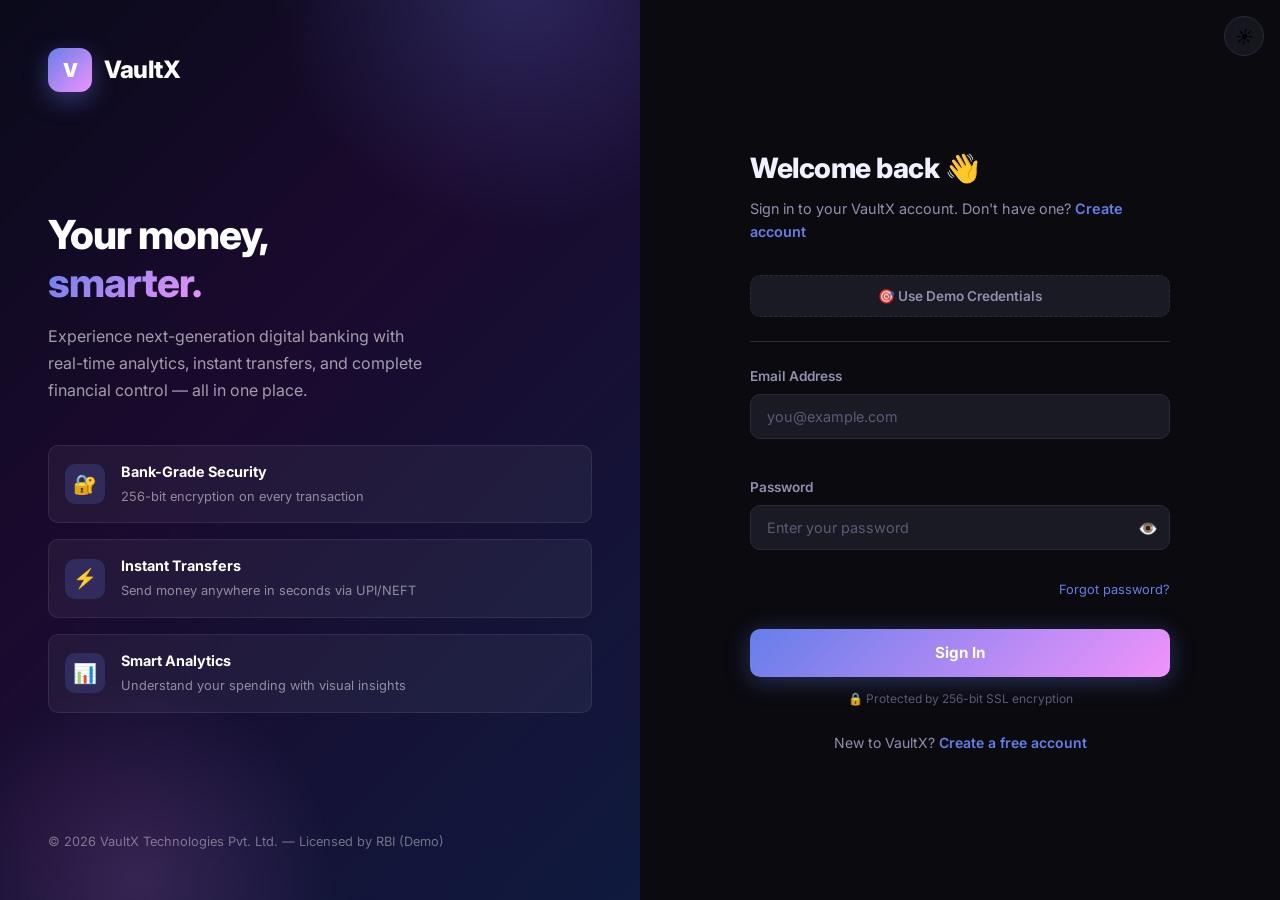
<file: index.html>
<!DOCTYPE html>
<html lang="en" data-theme="dark">
<head>
  <meta charset="UTF-8" />
  <meta name="viewport" content="width=device-width, initial-scale=1.0" />
  <title>Dashboard — VaultX Banking</title>
  <link rel="preconnect" href="https://fonts.googleapis.com" />
  <link href="https://fonts.googleapis.com/css2?family=Inter:wght@400;500;600;700;800;900&display=swap" rel="stylesheet" />
  <link rel="stylesheet" href="css/global.css" />
  <link rel="stylesheet" href="css/dashboard.css" />
  <link rel="stylesheet" href="css/responsive.css" />
</head>
<body>
<div class="app-layout">

  <!-- Sidebar Overlay (mobile) -->
  <div class="sidebar-overlay" id="sidebarOverlay" onclick="closeSidebar()"></div>

  <!-- Sidebar -->
  <aside class="sidebar" id="sidebar">
    <div class="sidebar-logo">
      <div class="logo-icon">V</div>
      <span class="logo-text">VaultX</span>
    </div>
    <nav class="sidebar-nav">
      <div class="nav-section-label">Main</div>
      <a href="index.html" class="nav-item active"><span class="nav-icon">🏠</span> Dashboard</a>
      <a href="accounts.html" class="nav-item"><span class="nav-icon">🏦</span> Accounts</a>
      <a href="transactions.html" class="nav-item"><span class="nav-icon">📋</span> Transactions</a>
      <a href="cards.html" class="nav-item"><span class="nav-icon">💳</span> Cards</a>
      <a href="transfer.html" class="nav-item"><span class="nav-icon">↗️</span> Transfer</a>
      <div class="nav-section-label">Insights</div>
      <a href="analytics.html" class="nav-item"><span class="nav-icon">📊</span> Analytics</a>
      <a href="goals.html" class="nav-item"><span class="nav-icon">🎯</span> Goals</a>
      <div class="nav-section-label">Account</div>
      <a href="settings.html" class="nav-item"><span class="nav-icon">⚙️</span> Settings</a>
      <a href="#" class="nav-item" onclick="handleLogout()"><span class="nav-icon">🚪</span> Logout</a>
    </nav>
    <div class="sidebar-footer">
      <div class="sidebar-user" onclick="window.location.href='settings.html'">
        <img src="https://api.dicebear.com/7.x/avataaars/svg?seed=Simarjeet&backgroundColor=b6e3f4" alt="User" id="sidebarAvatar" />
        <div class="user-info">
          <div class="user-name" id="sidebarUserName">Simarjeet</div>
          <div class="user-role">Premium Member</div>
        </div>
      </div>
    </div>
  </aside>

  <!-- Topbar -->
  <header class="topbar">
    <button class="hamburger" onclick="toggleSidebar()">☰</button>
    <div class="topbar-search">
      <span class="search-icon">🔍</span>
      <input type="text" placeholder="Search transactions, cards..." id="globalSearch" />
    </div>
    <div class="topbar-right">
      <button class="topbar-btn" id="themeToggle" onclick="Theme.toggle()" title="Toggle Theme">🌙</button>
      <div class="dropdown">
        <button class="topbar-btn" id="notifBtn" onclick="toggleNotifPanel()">
          🔔<span class="notif-count" id="notifCount">2</span>
        </button>
      </div>
      <div class="topbar-user" onclick="window.location.href='settings.html'">
        <img src="https://api.dicebear.com/7.x/avataaars/svg?seed=Simarjeet&backgroundColor=b6e3f4" alt="User" id="topbarAvatar" />
        <span id="topbarUserName">Simarjeet</span>
      </div>
    </div>
  </header>

  <!-- Notification Panel -->
  <div class="notif-panel" id="notifPanel">
    <div class="notif-panel-header">
      <h3>Notifications</h3>
      <button class="btn btn-ghost btn-sm" onclick="markAllRead()">Mark all read</button>
    </div>
    <div class="notif-list" id="notifList"></div>
  </div>

  <!-- Main Content -->
  <main class="main-content">
    <div class="page-container">

      <!-- Welcome Banner -->
      <div class="welcome-banner">
        <div class="welcome-text">
          <h2 id="greetingText">Good morning, Simarjeet 👋</h2>
          <p>Here's your financial overview for today</p>
        </div>
        <span class="welcome-date" id="todayDate"></span>
      </div>

      <!-- Stats Grid -->
      <div class="stats-grid">
        <div class="stat-card fade-in">
          <div class="stat-icon-wrapper" style="background:rgba(102,126,234,0.15);">💰</div>
          <div class="stat-label">Total Balance</div>
          <div class="stat-value" id="totalBalance">₹1,62,830.45</div>
          <div class="stat-change amount-credit">▲ 8.4% this month</div>
        </div>
        <div class="stat-card fade-in" style="animation-delay:0.05s">
          <div class="stat-icon-wrapper" style="background:rgba(240,147,251,0.15);">📤</div>
          <div class="stat-label">Monthly Spend</div>
          <div class="stat-value" id="monthlySpend">₹16,000</div>
          <div class="stat-change amount-debit">▼ 5.2% vs last month</div>
        </div>
        <div class="stat-card fade-in" style="animation-delay:0.1s">
          <div class="stat-icon-wrapper" style="background:rgba(67,206,162,0.15);">📥</div>
          <div class="stat-label">Monthly Income</div>
          <div class="stat-value">₹57,000</div>
          <div class="stat-change amount-credit">▲ 14.2% vs last month</div>
        </div>
        <div class="stat-card fade-in" style="animation-delay:0.15s">
          <div class="stat-icon-wrapper" style="background:rgba(247,151,30,0.15);">🎯</div>
          <div class="stat-label">Savings Goals</div>
          <div class="stat-value">₹4,64,500</div>
          <div class="stat-change text-secondary">5 active goals</div>
        </div>
      </div>

      <!-- Dashboard Grid -->
      <div class="dashboard-grid">

        <!-- Left Column -->
        <div style="display:flex; flex-direction:column; gap:1.5rem;">

          <!-- My Cards -->
          <div class="card">
            <div class="section-header">
              <h3>My Cards</h3>
              <a href="cards.html">Manage Cards →</a>
            </div>
            <div class="bank-cards-row" id="dashboardCards"></div>
          </div>

          <!-- Recent Transactions -->
          <div class="card">
            <div class="section-header">
              <h3>Recent Transactions</h3>
              <a href="transactions.html">View All →</a>
            </div>
            <div class="txn-list" id="recentTxnList"></div>
          </div>

          <!-- Income vs Expense Chart -->
          <div class="card">
            <div class="section-header">
              <h3>Income vs Expense</h3>
              <div class="chart-legend">
                <div class="chart-legend-item"><div class="legend-dot" style="background:var(--accent)"></div> Income</div>
                <div class="chart-legend-item"><div class="legend-dot" style="background:var(--accent-2)"></div> Expense</div>
              </div>
            </div>
            <div class="bar-chart-wrapper" id="incomeExpenseChart"></div>
          </div>

        </div>

        <!-- Right Column -->
        <div style="display:flex; flex-direction:column; gap:1.5rem;">

          <!-- Quick Transfer -->
          <div class="card">
            <div class="section-header">
              <h3>Quick Transfer</h3>
              <a href="transfer.html">Full Transfer →</a>
            </div>
            <div class="quick-transfer">
              <div>
                <div class="text-muted fs-sm" style="margin-bottom:0.5rem;">Send to</div>
                <div class="beneficiary-grid" id="quickBeneficiaries"></div>
              </div>
              <div class="quick-transfer-form">
                <div class="form-group">
                  <label>From Account</label>
                  <select class="form-control" id="quickFromAcc"></select>
                </div>
                <div class="amount-input">
                  <span class="currency-prefix">₹</span>
                  <input type="number" placeholder="0.00" id="quickAmount" min="1" />
                </div>
                <button class="btn btn-primary btn-block" onclick="handleQuickTransfer()">
                  Send Money ↗
                </button>
              </div>
            </div>
          </div>

          <!-- Spending by Category -->
          <div class="card">
            <div class="section-header">
              <h3>Spending by Category</h3>
              <a href="analytics.html">Analytics →</a>
            </div>
            <div class="spending-chart" id="categoryChart"></div>
          </div>

          <!-- Monthly Spending Trend -->
          <div class="card">
            <div class="section-header">
              <h3>Monthly Spending</h3>
            </div>
            <div class="spending-chart" id="monthlyTrend"></div>
          </div>

        </div>
      </div>
    </div>
  </main>
</div>

<!-- Quick Transfer Confirm Modal -->
<div class="modal-overlay" id="quickTransferModal">
  <div class="modal">
    <div class="modal-header">
      <h3>Confirm Transfer</h3>
      <button class="modal-close" onclick="closeModal('quickTransferModal')">✕</button>
    </div>
    <div class="confirm-modal-body" id="quickTransferModalBody"></div>
  </div>
</div>

<script src="js/data.js"></script>
<script src="js/storage.js"></script>
<script src="js/theme.js"></script>
<script src="js/dashboard.js"></script>
</body>
</html>
</file>
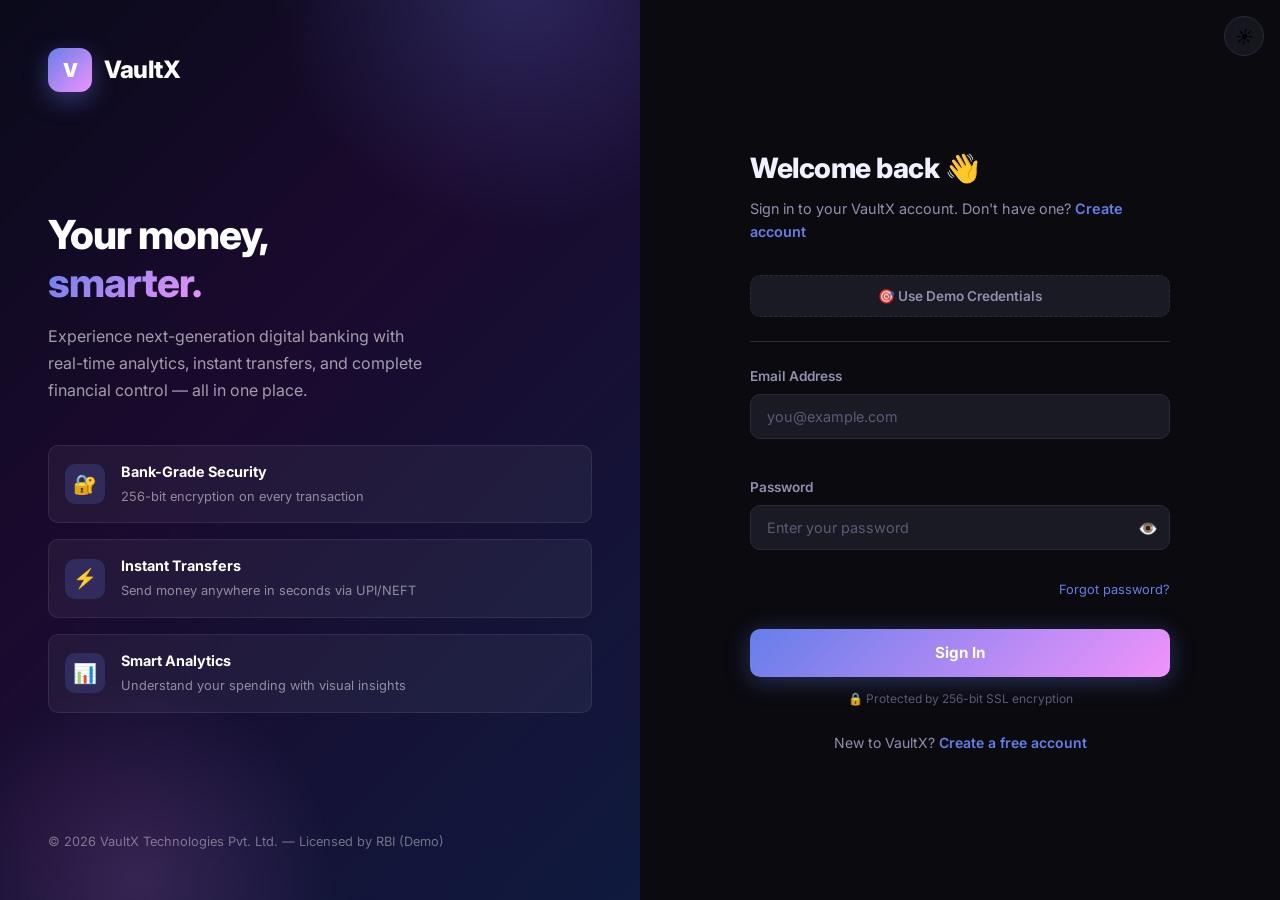
<file: accounts.html>
<!DOCTYPE html>
<html lang="en" data-theme="dark">
<head>
  <meta charset="UTF-8" />
  <meta name="viewport" content="width=device-width, initial-scale=1.0" />
  <title>Accounts — VaultX Banking</title>
  <link rel="preconnect" href="https://fonts.googleapis.com" />
  <link href="https://fonts.googleapis.com/css2?family=Inter:wght@400;500;600;700;800;900&display=swap" rel="stylesheet" />
  <link rel="stylesheet" href="css/global.css" />
  <link rel="stylesheet" href="css/dashboard.css" />
  <link rel="stylesheet" href="css/responsive.css" />
</head>
<body>
<div class="app-layout">

  <div class="sidebar-overlay" id="sidebarOverlay" onclick="closeSidebar()"></div>

  <aside class="sidebar" id="sidebar">
    <div class="sidebar-logo">
      <div class="logo-icon">V</div>
      <span class="logo-text">VaultX</span>
    </div>
    <nav class="sidebar-nav">
      <div class="nav-section-label">Main</div>
      <a href="index.html" class="nav-item"><span class="nav-icon">🏠</span> Dashboard</a>
      <a href="accounts.html" class="nav-item active"><span class="nav-icon">🏦</span> Accounts</a>
      <a href="transactions.html" class="nav-item"><span class="nav-icon">📋</span> Transactions</a>
      <a href="cards.html" class="nav-item"><span class="nav-icon">💳</span> Cards</a>
      <a href="transfer.html" class="nav-item"><span class="nav-icon">↗️</span> Transfer</a>
      <div class="nav-section-label">Insights</div>
      <a href="analytics.html" class="nav-item"><span class="nav-icon">📊</span> Analytics</a>
      <a href="goals.html" class="nav-item"><span class="nav-icon">🎯</span> Goals</a>
      <div class="nav-section-label">Account</div>
      <a href="settings.html" class="nav-item"><span class="nav-icon">⚙️</span> Settings</a>
      <a href="#" class="nav-item" onclick="handleLogout()"><span class="nav-icon">🚪</span> Logout</a>
    </nav>
    <div class="sidebar-footer">
      <div class="sidebar-user" onclick="window.location.href='settings.html'">
        <img src="https://api.dicebear.com/7.x/avataaars/svg?seed=Simarjeet&backgroundColor=b6e3f4" alt="User" />
        <div class="user-info">
          <div class="user-name" id="sidebarUserName">Simarjeet</div>
          <div class="user-role">Premium Member</div>
        </div>
      </div>
    </div>
  </aside>

  <header class="topbar">
    <button class="hamburger" onclick="toggleSidebar()">☰</button>
    <div class="topbar-search">
      <span class="search-icon">🔍</span>
      <input type="text" placeholder="Search..." />
    </div>
    <div class="topbar-right">
      <button class="topbar-btn" id="themeToggle" onclick="Theme.toggle()">🌙</button>
      <button class="topbar-btn" onclick="window.location.href='index.html?notif=1'">🔔<span class="notif-count" id="notifCount">2</span></button>
      <div class="topbar-user" onclick="window.location.href='settings.html'">
        <img src="https://api.dicebear.com/7.x/avataaars/svg?seed=Simarjeet&backgroundColor=b6e3f4" alt="User" />
        <span id="topbarUserName">Simarjeet</span>
      </div>
    </div>
  </header>

  <main class="main-content">
    <div class="page-container">
      <div class="page-header">
        <h1>Accounts</h1>
        <p>Manage your savings and current accounts</p>
      </div>

      <!-- Account Cards -->
      <div class="grid-2" style="margin-bottom:2rem;" id="accountCards"></div>

      <!-- Account Details Tabs -->
      <div class="card" style="margin-bottom:1.5rem;">
        <div class="section-header" style="margin-bottom:1.5rem;">
          <h3>Account Details</h3>
          <div style="display:flex; gap:0.5rem;" id="accDetailTabs"></div>
        </div>
        <div id="accDetailContent"></div>
      </div>

      <!-- Mini Statement -->
      <div class="card">
        <div class="section-header">
          <h3>Recent Transactions</h3>
          <a href="transactions.html">View All</a>
        </div>
        <div class="txn-list" id="accTxnList"></div>
      </div>
    </div>
  </main>
</div>

<script src="js/data.js"></script>
<script src="js/storage.js"></script>
<script src="js/theme.js"></script>
<script>
requireAuth();
document.addEventListener('DOMContentLoaded', () => {
  Theme.init();
  const user = Storage.getUser();
  document.getElementById('sidebarUserName').textContent = user.name.split(' ')[0];
  document.getElementById('topbarUserName').textContent = user.name.split(' ')[0];
  document.getElementById('notifCount').textContent = Storage.getUnreadCount();

  const accounts = Storage.getAccounts();
  let activeAccId = accounts[0].id;

  // Render account cards
  const cardsContainer = document.getElementById('accountCards');
  cardsContainer.innerHTML = accounts.map(acc => `
    <div class="account-card" style="background:${acc.color};" onclick="selectAccount('${acc.id}')">
      <div>
        <div class="acc-type">${acc.type} Account</div>
        <div class="acc-balance" id="bal_${acc.id}">₹${formatNumber(acc.balance)}</div>
      </div>
      <div style="display:flex;justify-content:space-between;align-items:flex-end;">
        <div class="acc-number">•••• •••• ${acc.shortNumber}</div>
        <div class="acc-bank-logo">V</div>
      </div>
    </div>
  `).join('');

  // Tabs
  const tabsContainer = document.getElementById('accDetailTabs');
  tabsContainer.innerHTML = accounts.map((acc, i) => `
    <button class="card-tab ${i===0?'active':''}" onclick="selectAccount('${acc.id}', this)">${acc.type}</button>
  `).join('');

  function selectAccount(id, tabEl) {
    activeAccId = id;
    document.querySelectorAll('#accDetailTabs .card-tab').forEach(t => t.classList.remove('active'));
    if (tabEl) tabEl.classList.add('active');
    renderDetail(id);
    renderTxns(id);
  }

  function renderDetail(id) {
    const acc = accounts.find(a => a.id === id);
    document.getElementById('accDetailContent').innerHTML = `
      <div style="display:grid; grid-template-columns: repeat(auto-fill, minmax(200px,1fr)); gap:1rem;">
        ${[
          ['Account Number', acc.number],
          ['Account Type', acc.type],
          ['IFSC Code', acc.ifsc],
          ['Branch', acc.branch],
          ['Interest Rate', acc.interestRate + '% p.a.'],
          ['Available Balance', '₹' + formatNumber(acc.balance)],
          ['Currency', acc.currency],
          ['Status', '<span class="badge badge-success">Active</span>'],
        ].map(([k,v]) => `
          <div class="card card-sm" style="gap:0.25rem;">
            <div class="text-muted fs-sm">${k}</div>
            <div class="fw-600" style="font-size:0.9rem;">${v}</div>
          </div>
        `).join('')}
      </div>
      <div style="display:flex; gap:0.75rem; margin-top:1.25rem; flex-wrap:wrap;">
        <a href="transfer.html" class="btn btn-primary btn-sm">↗ Transfer Money</a>
        <button class="btn btn-secondary btn-sm" onclick="showToast('Statement downloaded!','success')">📄 Download Statement</button>
        <button class="btn btn-secondary btn-sm" onclick="showToast('IFSC copied!','info')">📋 Copy IFSC</button>
      </div>
    `;
  }

  function renderTxns(id) {
    const txns = Storage.getTransactions().filter(t => t.account === id).slice(0, 8);
    document.getElementById('accTxnList').innerHTML = txns.map(txn => `
      <div class="txn-item">
        <div class="txn-icon"><img src="${txn.icon}" alt="" onerror="this.src='https://img.icons8.com/color/48/money.png'" /></div>
        <div class="txn-info">
          <div class="txn-merchant">${txn.merchant}</div>
          <div class="txn-category">${txn.category} • ${formatDate(txn.date)}</div>
        </div>
        <div>
          <div class="txn-amount ${txn.amount > 0 ? 'amount-credit' : 'amount-debit'}">
            ${txn.amount > 0 ? '+' : ''}₹${formatNumber(Math.abs(txn.amount))}
          </div>
          <div class="txn-date"><span class="badge badge-success">Completed</span></div>
        </div>
      </div>
    `).join('') || '<p class="text-muted" style="padding:1rem;text-align:center;">No transactions found</p>';
  }

  renderDetail(activeAccId);
  renderTxns(activeAccId);
  window.selectAccount = selectAccount;
});

function formatNumber(n) { return n.toLocaleString('en-IN', { minimumFractionDigits: 2, maximumFractionDigits: 2 }); }
function formatDate(d) { return new Date(d).toLocaleDateString('en-IN', { day:'2-digit', month:'short', year:'numeric' }); }
function toggleSidebar() {
  document.getElementById('sidebar').classList.toggle('open');
  document.getElementById('sidebarOverlay').classList.toggle('open');
}
function closeSidebar() {
  document.getElementById('sidebar').classList.remove('open');
  document.getElementById('sidebarOverlay').classList.remove('open');
}
function handleLogout() {
  Storage.clearSession(); window.location.href = 'login.html';
}
function showToast(message, type = 'info') {
  const existing = document.querySelector('.toast');
  if (existing) existing.remove();
  const toast = document.createElement('div');
  toast.className = `toast toast-${type}`;
  toast.innerHTML = `<span>${type==='success'?'✅':type==='error'?'❌':'ℹ️'}</span><span>${message}</span>`;
  document.body.appendChild(toast);
  setTimeout(() => toast.classList.add('show'), 10);
  setTimeout(() => { toast.classList.remove('show'); setTimeout(() => toast.remove(), 300); }, 3000);
}
</script>
</body>
</html>
</file>
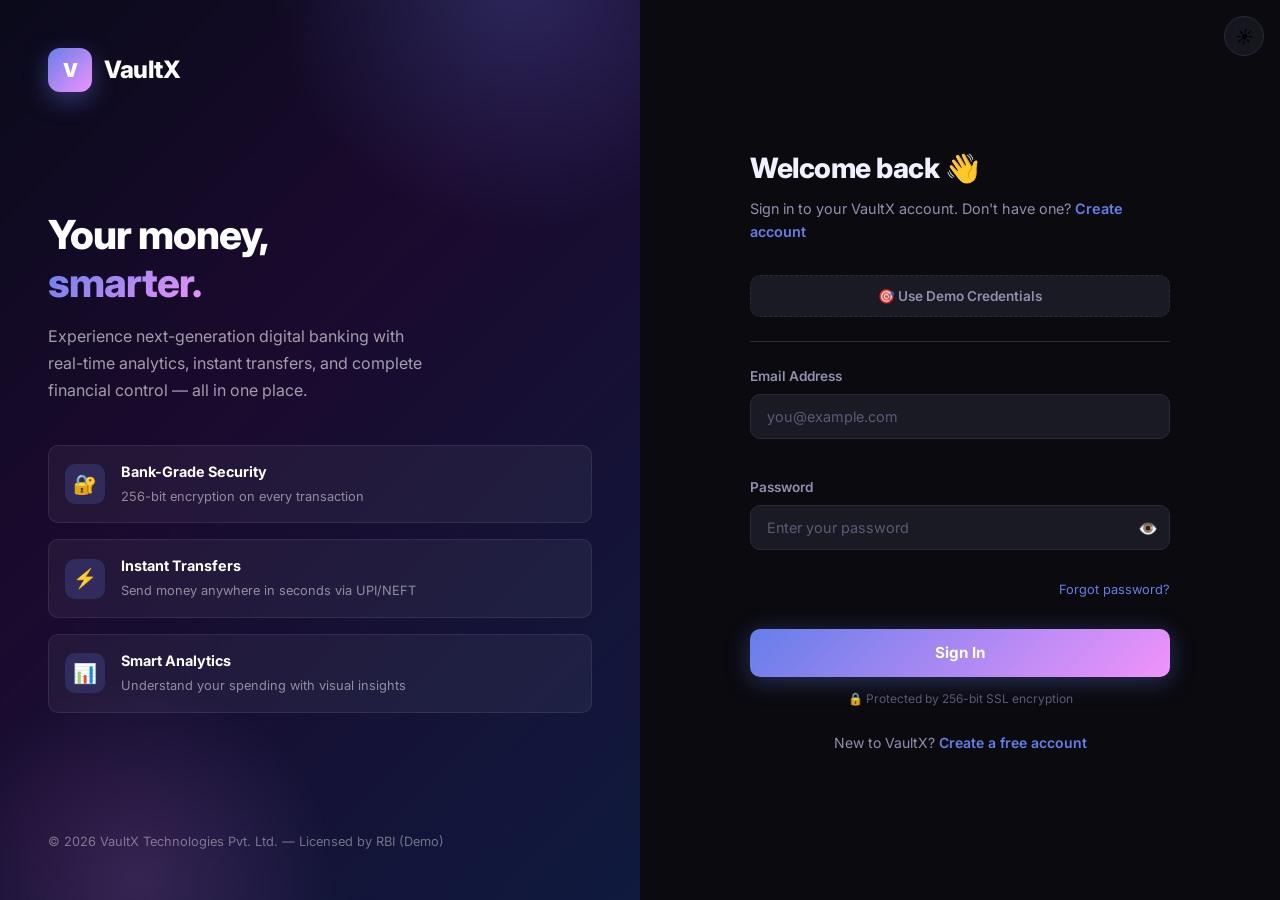
<file: analytics.html>
<!DOCTYPE html>
<html lang="en" data-theme="dark">
<head>
  <meta charset="UTF-8" />
  <meta name="viewport" content="width=device-width, initial-scale=1.0" />
  <title>Analytics — VaultX Banking</title>
  <link rel="preconnect" href="https://fonts.googleapis.com" />
  <link href="https://fonts.googleapis.com/css2?family=Inter:wght@400;500;600;700;800;900&display=swap" rel="stylesheet" />
  <link rel="stylesheet" href="css/global.css" />
  <link rel="stylesheet" href="css/dashboard.css" />
  <link rel="stylesheet" href="css/analytics.css" />
  <link rel="stylesheet" href="css/responsive.css" />
</head>
<body>
<div class="app-layout">
  <div class="sidebar-overlay" id="sidebarOverlay" onclick="closeSidebar()"></div>
  <aside class="sidebar" id="sidebar">
    <div class="sidebar-logo"><div class="logo-icon">V</div><span class="logo-text">VaultX</span></div>
    <nav class="sidebar-nav">
      <div class="nav-section-label">Main</div>
      <a href="index.html" class="nav-item"><span class="nav-icon">🏠</span> Dashboard</a>
      <a href="accounts.html" class="nav-item"><span class="nav-icon">🏦</span> Accounts</a>
      <a href="transactions.html" class="nav-item"><span class="nav-icon">📋</span> Transactions</a>
      <a href="cards.html" class="nav-item"><span class="nav-icon">💳</span> Cards</a>
      <a href="transfer.html" class="nav-item"><span class="nav-icon">↗️</span> Transfer</a>
      <div class="nav-section-label">Insights</div>
      <a href="analytics.html" class="nav-item active"><span class="nav-icon">📊</span> Analytics</a>
      <a href="goals.html" class="nav-item"><span class="nav-icon">🎯</span> Goals</a>
      <div class="nav-section-label">Account</div>
      <a href="settings.html" class="nav-item"><span class="nav-icon">⚙️</span> Settings</a>
      <a href="#" class="nav-item" onclick="handleLogout()"><span class="nav-icon">🚪</span> Logout</a>
    </nav>
    <div class="sidebar-footer">
      <div class="sidebar-user" onclick="window.location.href='settings.html'">
        <img src="https://api.dicebear.com/7.x/avataaars/svg?seed=Simarjeet&backgroundColor=b6e3f4" alt="User" />
        <div class="user-info"><div class="user-name" id="sidebarUserName">Simarjeet</div><div class="user-role">Premium Member</div></div>
      </div>
    </div>
  </aside>

  <header class="topbar">
    <button class="hamburger" onclick="toggleSidebar()">☰</button>
    <div class="topbar-search"><span class="search-icon">🔍</span><input type="text" placeholder="Search..." /></div>
    <div class="topbar-right">
      <button class="topbar-btn" id="themeToggle" onclick="Theme.toggle()">🌙</button>
      <button class="topbar-btn" onclick="window.location.href='index.html'">🔔<span class="notif-count" id="notifCount">2</span></button>
      <div class="topbar-user" onclick="window.location.href='settings.html'">
        <img src="https://api.dicebear.com/7.x/avataaars/svg?seed=Simarjeet&backgroundColor=b6e3f4" alt="User" />
        <span id="topbarUserName">Simarjeet</span>
      </div>
    </div>
  </header>

  <main class="main-content">
    <div class="page-container">
      <div class="page-header">
        <h1>Spending Analytics</h1>
        <p>Understand your financial patterns and habits</p>
      </div>

      <!-- Top Stats -->
      <div class="stats-grid" style="margin-bottom:2rem;" id="analyticsStats"></div>

      <div class="analytics-grid">
        <!-- Left Column -->
        <div style="display:flex;flex-direction:column;gap:1.5rem;">

          <!-- Income vs Expense Bar Chart -->
          <div class="chart-card">
            <div class="chart-card-header">
              <h3>Income vs Expense</h3>
              <div class="chart-period-tabs">
                <button class="period-tab active" onclick="setPeriod('6m',this)">6M</button>
                <button class="period-tab" onclick="setPeriod('3m',this)">3M</button>
                <button class="period-tab" onclick="setPeriod('1m',this)">1M</button>
              </div>
            </div>
            <div class="chart-legend">
              <div class="chart-legend-item"><div class="legend-dot" style="background:var(--accent)"></div>Income</div>
              <div class="chart-legend-item"><div class="legend-dot" style="background:var(--accent-2)"></div>Expense</div>
            </div>
            <div class="bar-chart-wrapper" id="analyticsBarChart"></div>
          </div>

          <!-- Monthly Spending Trend -->
          <div class="chart-card">
            <div class="chart-card-header"><h3>Monthly Spending Trend</h3></div>
            <div id="monthlyTrendChart" style="padding-top:0.5rem;"></div>
          </div>

          <!-- Budget Tracker -->
          <div class="chart-card">
            <div class="chart-card-header">
              <h3>Budget Tracker</h3>
              <span class="badge badge-info">July 2026</span>
            </div>
            <div class="budget-grid" id="budgetGrid"></div>
          </div>
        </div>

        <!-- Right Column -->
        <div style="display:flex;flex-direction:column;gap:1.5rem;">

          <!-- Spending by Category -->
          <div class="chart-card">
            <div class="chart-card-header"><h3>Spending by Category</h3></div>
            <div class="donut-chart-wrapper" style="margin-bottom:1.5rem;">
              <div class="donut-wrapper-rel">
                <svg class="donut-svg" viewBox="0 0 36 36" id="donutSvg"></svg>
                <div class="donut-center">
                  <div class="dc-label">Total Spent</div>
                  <div class="dc-value">₹38,650</div>
                </div>
              </div>
            </div>
            <div class="category-list" id="categoryBreakdown"></div>
          </div>

          <!-- Top Merchants -->
          <div class="chart-card">
            <div class="chart-card-header"><h3>Top Merchants</h3></div>
            <div id="topMerchants" style="display:flex;flex-direction:column;gap:0.5rem;"></div>
          </div>
        </div>
      </div>
    </div>
  </main>
</div>

<script src="js/data.js"></script>
<script src="js/storage.js"></script>
<script src="js/theme.js"></script>
<script src="js/analytics.js"></script>
</body>
</html>
</file>
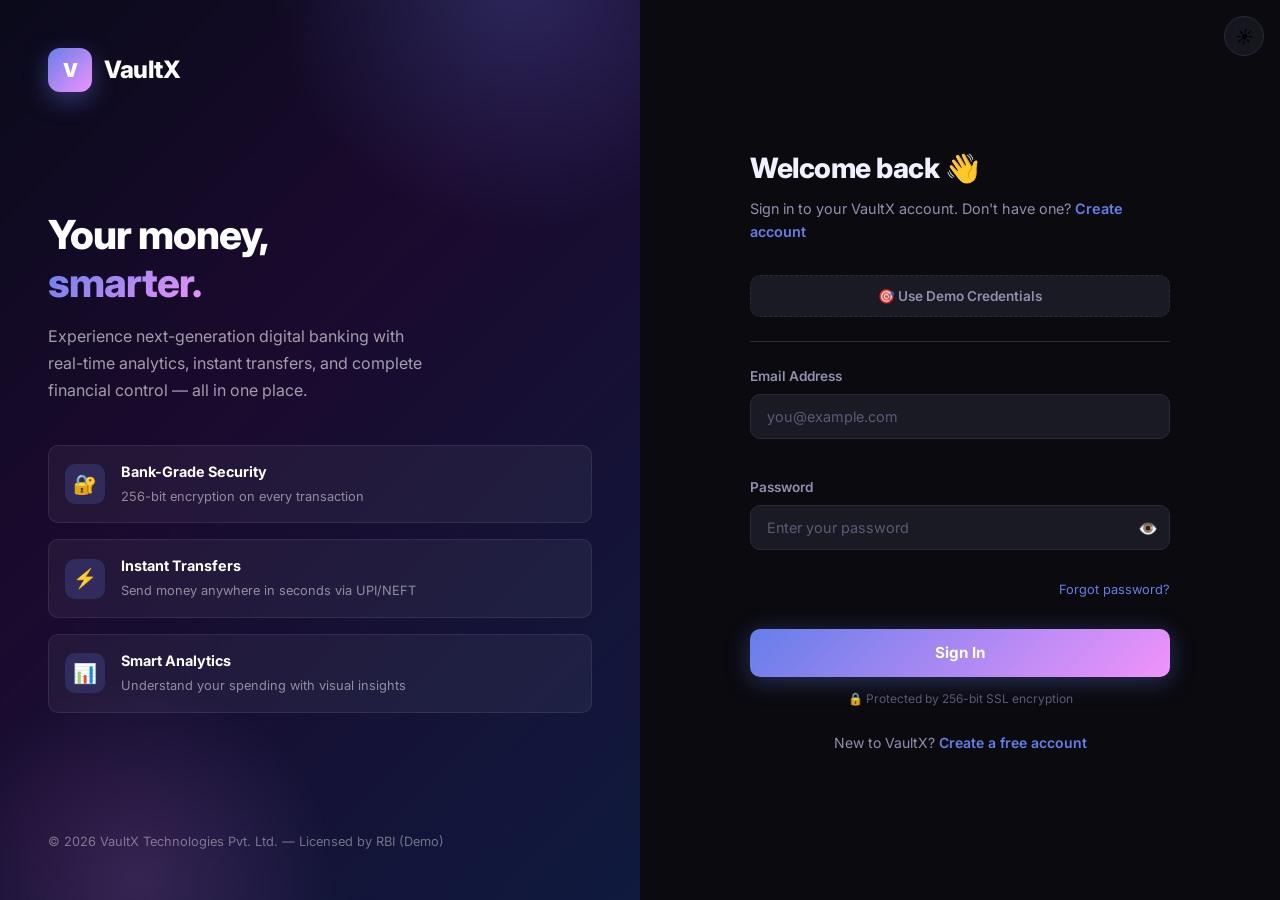
<file: cards.html>
<!DOCTYPE html>
<html lang="en" data-theme="dark">
<head>
  <meta charset="UTF-8" />
  <meta name="viewport" content="width=device-width, initial-scale=1.0" />
  <title>Cards — VaultX Banking</title>
  <link rel="preconnect" href="https://fonts.googleapis.com" />
  <link href="https://fonts.googleapis.com/css2?family=Inter:wght@400;500;600;700;800;900&display=swap" rel="stylesheet" />
  <link rel="stylesheet" href="css/global.css" />
  <link rel="stylesheet" href="css/dashboard.css" />
  <link rel="stylesheet" href="css/cards.css" />
  <link rel="stylesheet" href="css/responsive.css" />
</head>
<body>
<div class="app-layout">
  <div class="sidebar-overlay" id="sidebarOverlay" onclick="closeSidebar()"></div>
  <aside class="sidebar" id="sidebar">
    <div class="sidebar-logo"><div class="logo-icon">V</div><span class="logo-text">VaultX</span></div>
    <nav class="sidebar-nav">
      <div class="nav-section-label">Main</div>
      <a href="index.html" class="nav-item"><span class="nav-icon">🏠</span> Dashboard</a>
      <a href="accounts.html" class="nav-item"><span class="nav-icon">🏦</span> Accounts</a>
      <a href="transactions.html" class="nav-item"><span class="nav-icon">📋</span> Transactions</a>
      <a href="cards.html" class="nav-item active"><span class="nav-icon">💳</span> Cards</a>
      <a href="transfer.html" class="nav-item"><span class="nav-icon">↗️</span> Transfer</a>
      <div class="nav-section-label">Insights</div>
      <a href="analytics.html" class="nav-item"><span class="nav-icon">📊</span> Analytics</a>
      <a href="goals.html" class="nav-item"><span class="nav-icon">🎯</span> Goals</a>
      <div class="nav-section-label">Account</div>
      <a href="settings.html" class="nav-item"><span class="nav-icon">⚙️</span> Settings</a>
      <a href="#" class="nav-item" onclick="handleLogout()"><span class="nav-icon">🚪</span> Logout</a>
    </nav>
    <div class="sidebar-footer">
      <div class="sidebar-user" onclick="window.location.href='settings.html'">
        <img src="https://api.dicebear.com/7.x/avataaars/svg?seed=Simarjeet&backgroundColor=b6e3f4" alt="User" />
        <div class="user-info"><div class="user-name" id="sidebarUserName">Simarjeet</div><div class="user-role">Premium Member</div></div>
      </div>
    </div>
  </aside>

  <header class="topbar">
    <button class="hamburger" onclick="toggleSidebar()">☰</button>
    <div class="topbar-search"><span class="search-icon">🔍</span><input type="text" placeholder="Search..." /></div>
    <div class="topbar-right">
      <button class="topbar-btn" id="themeToggle" onclick="Theme.toggle()">🌙</button>
      <button class="topbar-btn" onclick="window.location.href='index.html'">🔔<span class="notif-count" id="notifCount">2</span></button>
      <div class="topbar-user" onclick="window.location.href='settings.html'">
        <img src="https://api.dicebear.com/7.x/avataaars/svg?seed=Simarjeet&backgroundColor=b6e3f4" alt="User" />
        <span id="topbarUserName">Simarjeet</span>
      </div>
    </div>
  </header>

  <main class="main-content">
    <div class="page-container">
      <div class="page-header">
        <h1>My Cards</h1>
        <p>Manage your debit, credit, and virtual cards</p>
      </div>

      <!-- Card Tabs -->
      <div class="card-tabs" id="cardTabs"></div>

      <div class="cards-page-grid">
        <!-- Left: Card Visual + Actions -->
        <div style="display:flex;flex-direction:column;gap:1.5rem;">

          <!-- Card Display -->
          <div class="card" style="display:flex;justify-content:center;padding:2rem 1.5rem;">
            <div class="card-display" id="cardVisual"></div>
          </div>

          <!-- Card Actions -->
          <div class="card">
            <h3 style="margin-bottom:1rem;">Card Controls</h3>
            <div class="card-actions-grid" id="cardActions"></div>
          </div>

          <!-- Spend Limit -->
          <div class="card">
            <div class="section-header"><h3>Spending Limit</h3></div>
            <div id="spendLimitSection"></div>
          </div>
        </div>

        <!-- Right: Card Details -->
        <div style="display:flex;flex-direction:column;gap:1.5rem;">
          <div class="card">
            <h3 style="margin-bottom:1rem;">Card Details</h3>
            <div class="card-detail-list" id="cardDetailList"></div>
          </div>

          <!-- Recent card transactions -->
          <div class="card">
            <div class="section-header"><h3>Recent Transactions</h3><a href="transactions.html">View All</a></div>
            <div class="txn-list" id="cardTxnList"></div>
          </div>
        </div>
      </div>
    </div>
  </main>
</div>

<!-- Card PIN Modal -->
<div class="modal-overlay" id="pinModal">
  <div class="modal" style="max-width:360px;">
    <div class="modal-header">
      <h3>🔐 Enter Card PIN</h3>
      <button class="modal-close" onclick="closeModal('pinModal')">✕</button>
    </div>
    <div style="display:flex;flex-direction:column;gap:1rem;">
      <p style="font-size:0.875rem;color:var(--text-secondary);">Enter your 4-digit PIN to reveal card details</p>
      <div style="display:flex;gap:0.75rem;justify-content:center;">
        <input type="password" maxlength="1" class="form-control pin-input" style="width:50px;text-align:center;font-size:1.2rem;" />
        <input type="password" maxlength="1" class="form-control pin-input" style="width:50px;text-align:center;font-size:1.2rem;" />
        <input type="password" maxlength="1" class="form-control pin-input" style="width:50px;text-align:center;font-size:1.2rem;" />
        <input type="password" maxlength="1" class="form-control pin-input" style="width:50px;text-align:center;font-size:1.2rem;" />
      </div>
      <button class="btn btn-primary btn-block" onclick="verifyPin()">Verify PIN</button>
      <p style="text-align:center;font-size:0.75rem;color:var(--text-muted);">Demo PIN: 1234</p>
    </div>
  </div>
</div>

<!-- Set Limit Modal -->
<div class="modal-overlay" id="limitModal">
  <div class="modal" style="max-width:400px;">
    <div class="modal-header">
      <h3>Set Card Limit</h3>
      <button class="modal-close" onclick="closeModal('limitModal')">✕</button>
    </div>
    <div style="display:flex;flex-direction:column;gap:1.25rem;" id="limitModalBody"></div>
  </div>
</div>

<script src="js/data.js"></script>
<script src="js/storage.js"></script>
<script src="js/theme.js"></script>
<script src="js/cards.js"></script>
</body>
</html>
</file>
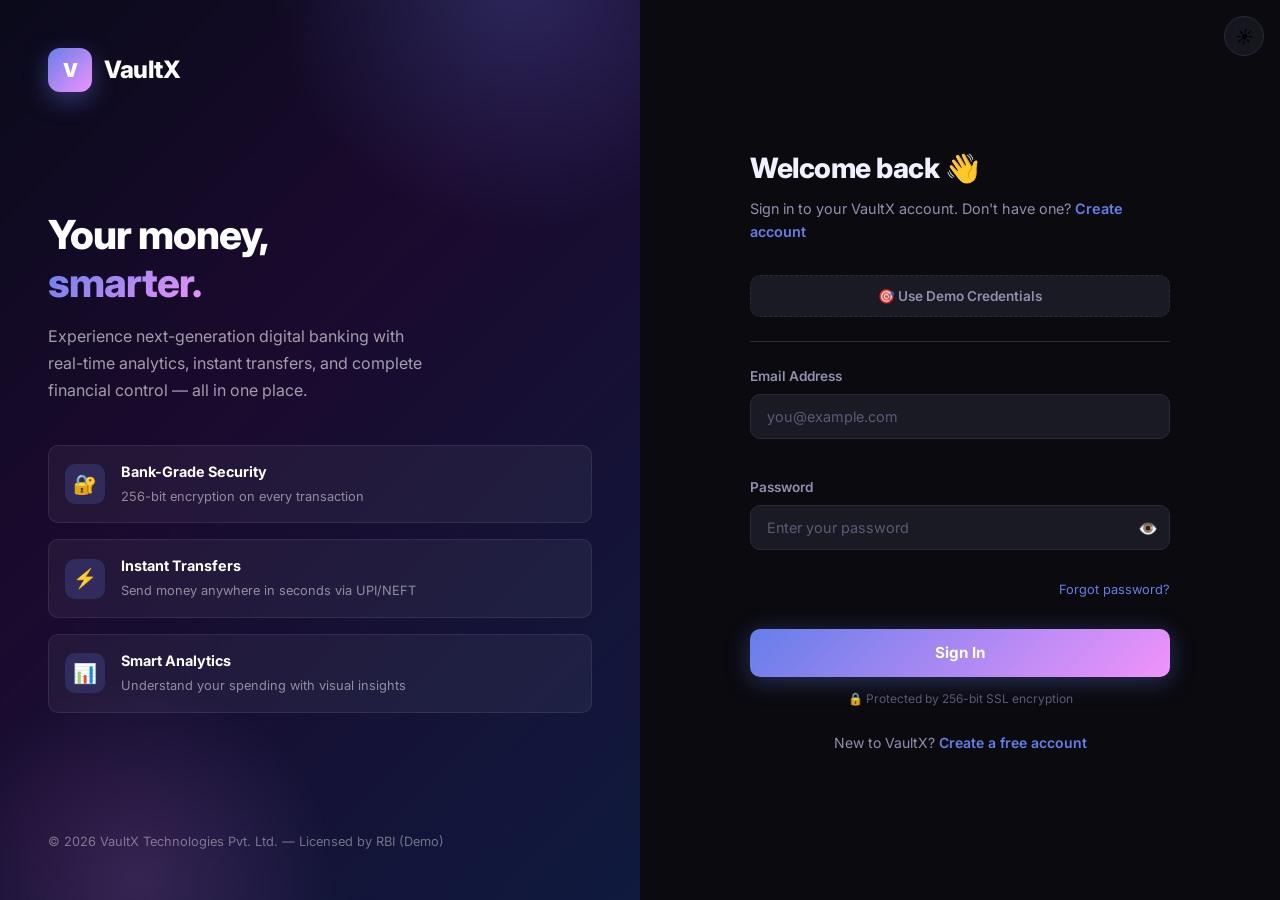
<file: goals.html>
<!DOCTYPE html>
<html lang="en" data-theme="dark">
<head>
  <meta charset="UTF-8" />
  <meta name="viewport" content="width=device-width, initial-scale=1.0" />
  <title>Goals — VaultX Banking</title>
  <link rel="preconnect" href="https://fonts.googleapis.com" />
  <link href="https://fonts.googleapis.com/css2?family=Inter:wght@400;500;600;700;800;900&display=swap" rel="stylesheet" />
  <link rel="stylesheet" href="css/global.css" />
  <link rel="stylesheet" href="css/dashboard.css" />
  <link rel="stylesheet" href="css/analytics.css" />
  <link rel="stylesheet" href="css/responsive.css" />
</head>
<body>
<div class="app-layout">
  <div class="sidebar-overlay" id="sidebarOverlay" onclick="closeSidebar()"></div>
  <aside class="sidebar" id="sidebar">
    <div class="sidebar-logo"><div class="logo-icon">V</div><span class="logo-text">VaultX</span></div>
    <nav class="sidebar-nav">
      <div class="nav-section-label">Main</div>
      <a href="index.html" class="nav-item"><span class="nav-icon">🏠</span> Dashboard</a>
      <a href="accounts.html" class="nav-item"><span class="nav-icon">🏦</span> Accounts</a>
      <a href="transactions.html" class="nav-item"><span class="nav-icon">📋</span> Transactions</a>
      <a href="cards.html" class="nav-item"><span class="nav-icon">💳</span> Cards</a>
      <a href="transfer.html" class="nav-item"><span class="nav-icon">↗️</span> Transfer</a>
      <div class="nav-section-label">Insights</div>
      <a href="analytics.html" class="nav-item"><span class="nav-icon">📊</span> Analytics</a>
      <a href="goals.html" class="nav-item active"><span class="nav-icon">🎯</span> Goals</a>
      <div class="nav-section-label">Account</div>
      <a href="settings.html" class="nav-item"><span class="nav-icon">⚙️</span> Settings</a>
      <a href="#" class="nav-item" onclick="handleLogout()"><span class="nav-icon">🚪</span> Logout</a>
    </nav>
    <div class="sidebar-footer">
      <div class="sidebar-user" onclick="window.location.href='settings.html'">
        <img src="https://api.dicebear.com/7.x/avataaars/svg?seed=Simarjeet&backgroundColor=b6e3f4" alt="User" />
        <div class="user-info"><div class="user-name" id="sidebarUserName">Simarjeet</div><div class="user-role">Premium Member</div></div>
      </div>
    </div>
  </aside>

  <header class="topbar">
    <button class="hamburger" onclick="toggleSidebar()">☰</button>
    <div class="topbar-search"><span class="search-icon">🔍</span><input type="text" placeholder="Search..." /></div>
    <div class="topbar-right">
      <button class="topbar-btn" id="themeToggle" onclick="Theme.toggle()">🌙</button>
      <button class="topbar-btn" onclick="window.location.href='index.html'">🔔<span class="notif-count" id="notifCount">2</span></button>
      <div class="topbar-user" onclick="window.location.href='settings.html'">
        <img src="https://api.dicebear.com/7.x/avataaars/svg?seed=Simarjeet&backgroundColor=b6e3f4" alt="User" />
        <span id="topbarUserName">Simarjeet</span>
      </div>
    </div>
  </header>

  <main class="main-content">
    <div class="page-container">
      <div class="page-header" style="display:flex;align-items:center;justify-content:space-between;flex-wrap:wrap;gap:1rem;">
        <div>
          <h1>Savings Goals</h1>
          <p>Track and achieve your financial milestones</p>
        </div>
        <button class="btn btn-primary" onclick="openAddGoalModal()">
          + New Goal
        </button>
      </div>

      <!-- Goals Stats -->
      <div class="goals-stats-row" id="goalsStats"></div>

      <!-- Goals Grid -->
      <div class="goals-grid" id="goalsGrid"></div>
    </div>
  </main>
</div>

<!-- Add Goal Modal -->
<div class="modal-overlay" id="addGoalModal">
  <div class="modal">
    <div class="modal-header">
      <h3>Create New Goal</h3>
      <button class="modal-close" onclick="closeModal('addGoalModal')">✕</button>
    </div>
    <form id="addGoalForm" style="display:flex;flex-direction:column;gap:1.25rem;">
      <div class="form-group"><label>Goal Name</label><input type="text" class="form-control" id="goalName" placeholder="e.g. Emergency Fund" /></div>
      <div class="form-group">
        <label>Choose Icon</label>
        <div id="iconPicker" style="display:flex;gap:0.5rem;flex-wrap:wrap;">
          <span style="font-size:0;"><input type="hidden" id="selectedIcon" value="🎯" /></span>
        </div>
      </div>
      <div class="form-group"><label>Target Amount (₹)</label><input type="number" class="form-control" id="goalTarget" placeholder="e.g. 100000" /></div>
      <div class="form-group"><label>Initial Savings (₹)</label><input type="number" class="form-control" id="goalSaved" placeholder="0" /></div>
      <div class="form-group"><label>Target Date</label><input type="date" class="form-control" id="goalDeadline" /></div>
      <div class="form-group"><label>Description</label><input type="text" class="form-control" id="goalDesc" placeholder="What is this goal for?" /></div>
      <button type="submit" class="btn btn-primary btn-block">Create Goal 🎯</button>
    </form>
  </div>
</div>

<!-- Add Funds Modal -->
<div class="modal-overlay" id="addFundsModal">
  <div class="modal" style="max-width:400px;">
    <div class="modal-header">
      <h3 id="addFundsTitle">Add Funds</h3>
      <button class="modal-close" onclick="closeModal('addFundsModal')">✕</button>
    </div>
    <div style="display:flex;flex-direction:column;gap:1rem;">
      <input type="hidden" id="addFundsGoalId" />
      <div class="form-group">
        <label>Amount to Add (₹)</label>
        <input type="number" class="form-control" id="addFundsAmount" placeholder="e.g. 5000" />
      </div>
      <button class="btn btn-primary btn-block" onclick="submitAddFunds()">Add to Goal 💰</button>
    </div>
  </div>
</div>

<script src="js/data.js"></script>
<script src="js/storage.js"></script>
<script src="js/theme.js"></script>
<script src="js/goals.js"></script>
</body>
</html>
</file>
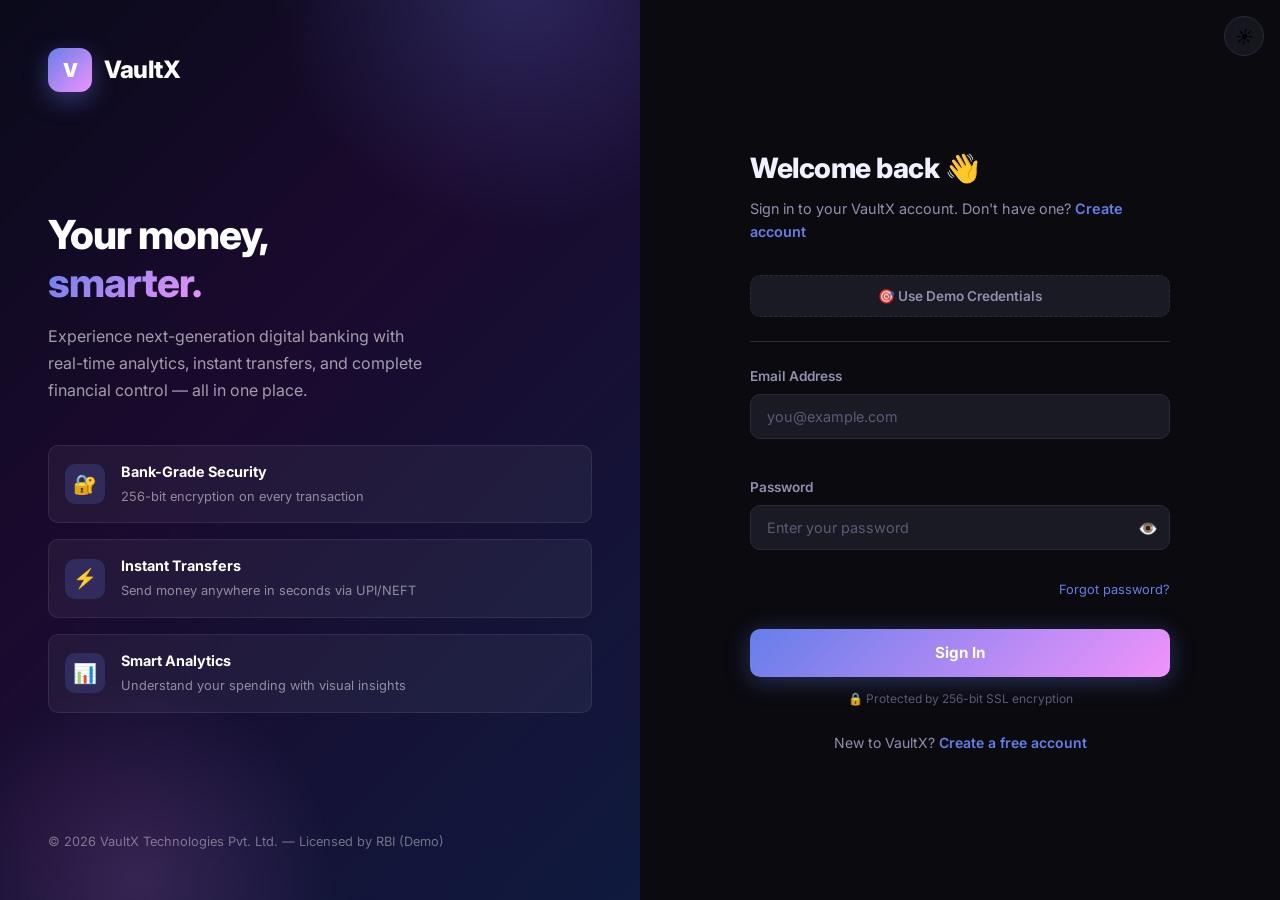
<file: login.html>
<!DOCTYPE html>
<html lang="en" data-theme="dark">
<head>
  <meta charset="UTF-8" />
  <meta name="viewport" content="width=device-width, initial-scale=1.0" />
  <title>Login — VaultX Banking</title>
  <link rel="preconnect" href="https://fonts.googleapis.com" />
  <link href="https://fonts.googleapis.com/css2?family=Inter:wght@400;500;600;700;800;900&display=swap" rel="stylesheet" />
  <link rel="stylesheet" href="css/global.css" />
  <link rel="stylesheet" href="css/auth.css" />
  <link rel="stylesheet" href="css/responsive.css" />
</head>
<body class="auth-body">

  <!-- Theme toggle -->
  <button class="auth-theme-toggle" id="themeToggle" onclick="Theme.toggle()" title="Toggle Theme">🌙</button>

  <!-- Left: Branding -->
  <div class="auth-brand">
    <div class="brand-logo">
      <div class="logo-icon">V</div>
      <span class="logo-name">VaultX</span>
    </div>
    <div class="brand-content">
      <h1>Your money,<br /><span>smarter.</span></h1>
      <p>Experience next-generation digital banking with real-time analytics, instant transfers, and complete financial control — all in one place.</p>
      <div class="brand-features">
        <div class="brand-feature">
          <div class="feat-icon">🔐</div>
          <div class="feat-text">
            <strong>Bank-Grade Security</strong>
            <span>256-bit encryption on every transaction</span>
          </div>
        </div>
        <div class="brand-feature">
          <div class="feat-icon">⚡</div>
          <div class="feat-text">
            <strong>Instant Transfers</strong>
            <span>Send money anywhere in seconds via UPI/NEFT</span>
          </div>
        </div>
        <div class="brand-feature">
          <div class="feat-icon">📊</div>
          <div class="feat-text">
            <strong>Smart Analytics</strong>
            <span>Understand your spending with visual insights</span>
          </div>
        </div>
      </div>
    </div>
    <div class="brand-bottom">
      <p>© 2026 VaultX Technologies Pvt. Ltd. — Licensed by RBI (Demo)</p>
    </div>
  </div>

  <!-- Right: Login Form -->
  <div class="auth-form-panel">
    <div class="auth-form-wrapper fade-in">
      <div class="auth-form-header">
        <h2>Welcome back 👋</h2>
        <p>Sign in to your VaultX account. Don't have one? <a href="signup.html">Create account</a></p>
      </div>

      <form class="auth-form" id="loginForm" novalidate>
        <!-- Demo Fill -->
        <button type="button" class="demo-fill-btn" id="demoFill">
          🎯 Use Demo Credentials
        </button>

        <div class="divider" style="margin: 0.25rem 0;"></div>

        <div class="form-group">
          <label for="email">Email Address</label>
          <input type="email" id="email" class="form-control" placeholder="you@example.com" autocomplete="email" />
          <span class="field-error"></span>
        </div>

        <div class="form-group">
          <label for="password">Password</label>
          <div class="input-group">
            <input type="password" id="password" class="form-control" placeholder="Enter your password" autocomplete="current-password" />
            <button type="button" class="input-group-icon" id="togglePassword">👁️</button>
          </div>
          <span class="field-error"></span>
        </div>

        <div style="display:flex; justify-content:flex-end; margin-top: -0.5rem;">
          <a href="#" style="font-size:0.8rem; color: var(--accent);" onclick="showToast('Password reset link sent to your email!','info'); return false;">Forgot password?</a>
        </div>

        <button type="submit" class="auth-btn">
          Sign In
        </button>

        <p style="text-align:center; font-size:0.75rem; color: var(--text-muted); margin-top: -0.5rem;">
          🔒 Protected by 256-bit SSL encryption
        </p>
      </form>

      <div class="auth-footer">
        <p>New to VaultX? <a href="signup.html">Create a free account</a></p>
      </div>
    </div>
  </div>

  <script src="js/data.js"></script>
  <script src="js/storage.js"></script>
  <script src="js/theme.js"></script>
  <script src="js/auth.js"></script>
  <script>
    // Redirect if already logged in
    if (Storage.isLoggedIn()) window.location.href = 'index.html';
  </script>
</body>
</html>
</file>
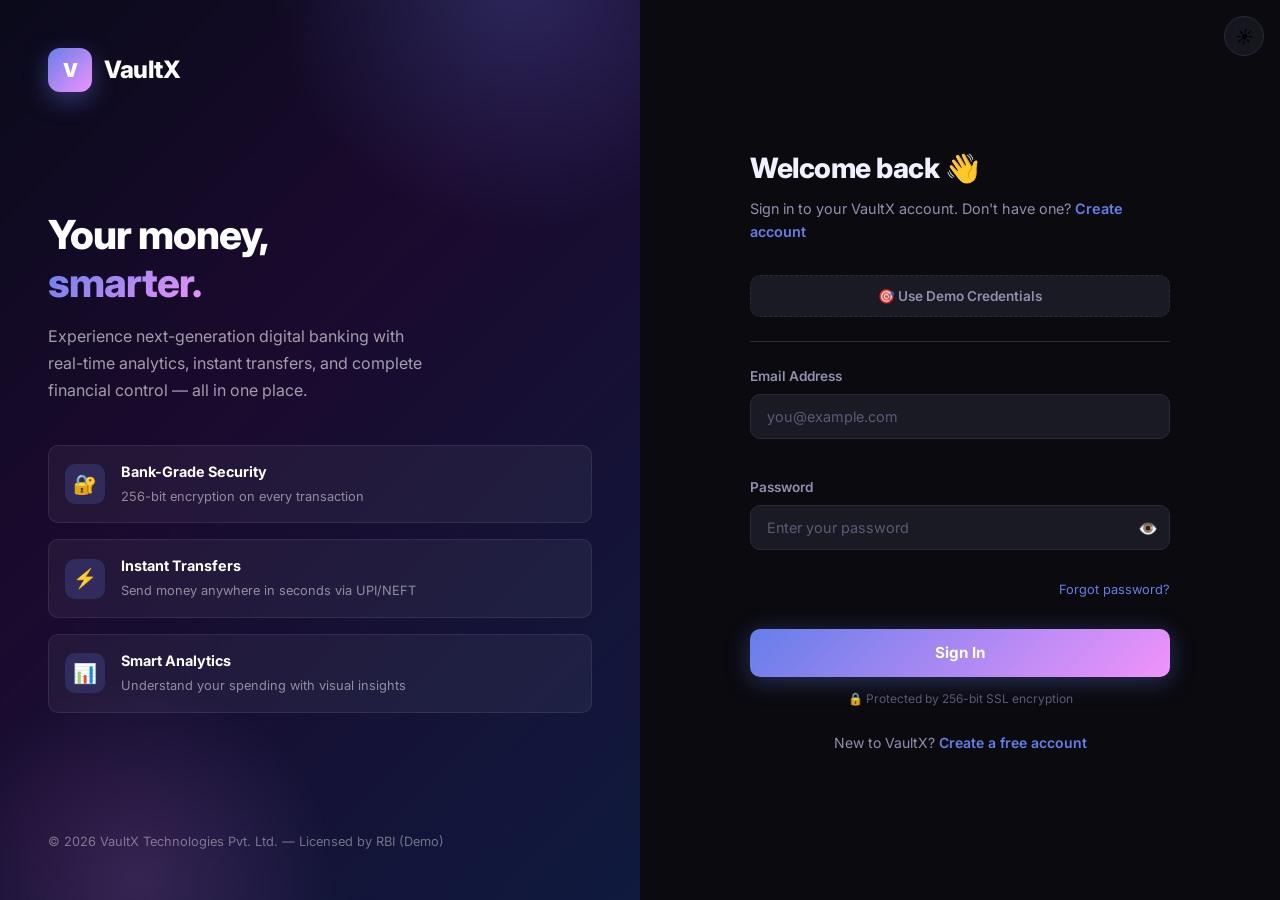
<file: settings.html>
<!DOCTYPE html>
<html lang="en" data-theme="dark">
<head>
  <meta charset="UTF-8" />
  <meta name="viewport" content="width=device-width, initial-scale=1.0" />
  <title>Settings — VaultX Banking</title>
  <link rel="preconnect" href="https://fonts.googleapis.com" />
  <link href="https://fonts.googleapis.com/css2?family=Inter:wght@400;500;600;700;800;900&display=swap" rel="stylesheet" />
  <link rel="stylesheet" href="css/global.css" />
  <link rel="stylesheet" href="css/responsive.css" />
</head>
<body>
<div class="app-layout">
  <div class="sidebar-overlay" id="sidebarOverlay" onclick="closeSidebar()"></div>
  <aside class="sidebar" id="sidebar">
    <div class="sidebar-logo"><div class="logo-icon">V</div><span class="logo-text">VaultX</span></div>
    <nav class="sidebar-nav">
      <div class="nav-section-label">Main</div>
      <a href="index.html" class="nav-item"><span class="nav-icon">🏠</span> Dashboard</a>
      <a href="accounts.html" class="nav-item"><span class="nav-icon">🏦</span> Accounts</a>
      <a href="transactions.html" class="nav-item"><span class="nav-icon">📋</span> Transactions</a>
      <a href="cards.html" class="nav-item"><span class="nav-icon">💳</span> Cards</a>
      <a href="transfer.html" class="nav-item"><span class="nav-icon">↗️</span> Transfer</a>
      <div class="nav-section-label">Insights</div>
      <a href="analytics.html" class="nav-item"><span class="nav-icon">📊</span> Analytics</a>
      <a href="goals.html" class="nav-item"><span class="nav-icon">🎯</span> Goals</a>
      <div class="nav-section-label">Account</div>
      <a href="settings.html" class="nav-item active"><span class="nav-icon">⚙️</span> Settings</a>
      <a href="#" class="nav-item" onclick="handleLogout()"><span class="nav-icon">🚪</span> Logout</a>
    </nav>
    <div class="sidebar-footer">
      <div class="sidebar-user">
        <img src="https://api.dicebear.com/7.x/avataaars/svg?seed=Simarjeet&backgroundColor=b6e3f4" alt="User" id="sidebarAvatar" />
        <div class="user-info"><div class="user-name" id="sidebarUserName">Simarjeet</div><div class="user-role">Premium Member</div></div>
      </div>
    </div>
  </aside>

  <header class="topbar">
    <button class="hamburger" onclick="toggleSidebar()">☰</button>
    <div class="topbar-search"><span class="search-icon">🔍</span><input type="text" placeholder="Search..." /></div>
    <div class="topbar-right">
      <button class="topbar-btn" id="themeToggle" onclick="Theme.toggle()">🌙</button>
      <button class="topbar-btn" onclick="window.location.href='index.html'">🔔</button>
      <div class="topbar-user">
        <img src="https://api.dicebear.com/7.x/avataaars/svg?seed=Simarjeet&backgroundColor=b6e3f4" alt="User" id="topbarAvatar" />
        <span id="topbarUserName">Simarjeet</span>
      </div>
    </div>
  </header>

  <main class="main-content">
    <div class="page-container">
      <div class="page-header">
        <h1>Settings</h1>
        <p>Manage your account preferences and security</p>
      </div>

      <div class="settings-layout">
        <!-- Settings Sidebar Nav -->
        <div class="settings-sidebar">
          <div class="settings-nav-item active" onclick="scrollToSection('profile')">👤 Profile</div>
          <div class="settings-nav-item" onclick="scrollToSection('security')">🔐 Security</div>
          <div class="settings-nav-item" onclick="scrollToSection('notifications')">🔔 Notifications</div>
          <div class="settings-nav-item" onclick="scrollToSection('appearance')">🎨 Appearance</div>
          <div class="settings-nav-item" onclick="scrollToSection('privacy')">🛡️ Privacy</div>
          <div class="settings-nav-item" onclick="scrollToSection('about')">ℹ️ About</div>
        </div>

        <!-- Settings Content -->
        <div>

          <!-- Profile Section -->
          <div class="settings-section" id="profile">
            <div class="settings-section-title">Profile Information</div>
            <div class="profile-avatar-edit" style="margin-bottom:1.5rem;">
              <img src="https://api.dicebear.com/7.x/avataaars/svg?seed=Simarjeet&backgroundColor=b6e3f4"
                alt="Profile" class="avatar-large" id="profileAvatar" />
              <div>
                <div id="profileName" style="font-size:1.1rem;font-weight:700;"></div>
                <div id="profileEmail" style="font-size:0.85rem;color:var(--text-muted);margin:0.2rem 0;"></div>
                <div style="display:flex;gap:0.5rem;margin-top:0.5rem;">
                  <button class="btn btn-secondary btn-sm" onclick="showToast('Photo upload coming soon!','info')">📷 Change Photo</button>
                  <span class="badge badge-success">✓ KYC Verified</span>
                </div>
              </div>
            </div>
            <form id="profileForm" style="display:grid;grid-template-columns:1fr 1fr;gap:1rem;">
              <div class="form-group"><label>Full Name</label><input type="text" class="form-control" id="settingName" /></div>
              <div class="form-group"><label>Email</label><input type="email" class="form-control" id="settingEmail" /></div>
              <div class="form-group"><label>Phone</label><input type="tel" class="form-control" id="settingPhone" /></div>
              <div class="form-group"><label>Date of Birth</label><input type="date" class="form-control" value="1998-03-15" /></div>
              <div class="form-group"><label>PAN Number</label><input type="text" class="form-control" value="ABCDE1234F" placeholder="ABCDE1234F" /></div>
              <div class="form-group"><label>Aadhaar (Last 4)</label><input type="text" class="form-control" value="••••" /></div>
              <div style="grid-column:1/-1;">
                <button type="submit" class="btn btn-primary">Save Changes</button>
              </div>
            </form>
          </div>

          <!-- Security Section -->
          <div class="settings-section" id="security">
            <div class="settings-section-title">Security</div>
            <div class="settings-row">
              <div class="settings-row-info">
                <div class="row-label">Change Password</div>
                <div class="row-desc">Update your account password</div>
              </div>
              <button class="btn btn-secondary btn-sm" onclick="showToast('Password change email sent!','success')">Change →</button>
            </div>
            <div class="settings-row">
              <div class="settings-row-info">
                <div class="row-label">Two-Factor Authentication</div>
                <div class="row-desc">Add an extra layer of security with OTP</div>
              </div>
              <label class="toggle-switch">
                <input type="checkbox" checked onchange="showToast('2FA settings updated','info')" />
                <span class="toggle-slider"></span>
              </label>
            </div>
            <div class="settings-row">
              <div class="settings-row-info">
                <div class="row-label">Biometric Login</div>
                <div class="row-desc">Login with fingerprint or Face ID</div>
              </div>
              <label class="toggle-switch">
                <input type="checkbox" onchange="showToast('Biometric login updated','info')" />
                <span class="toggle-slider"></span>
              </label>
            </div>
            <div class="settings-row">
              <div class="settings-row-info">
                <div class="row-label">Active Sessions</div>
                <div class="row-desc">MacBook Air — Delhi, IN • Active now</div>
              </div>
              <button class="btn btn-danger btn-sm" onclick="showToast('All other sessions terminated','success')">Terminate All</button>
            </div>
            <div class="settings-row">
              <div class="settings-row-info">
                <div class="row-label">Transaction PIN</div>
                <div class="row-desc">4-digit PIN for authorizing payments</div>
              </div>
              <button class="btn btn-secondary btn-sm" onclick="showToast('PIN change OTP sent to your mobile','info')">Change PIN →</button>
            </div>
          </div>

          <!-- Notifications Section -->
          <div class="settings-section" id="notifications">
            <div class="settings-section-title">Notifications</div>
            <div class="settings-row">
              <div class="settings-row-info">
                <div class="row-label">Transaction Alerts</div>
                <div class="row-desc">Get notified for every debit/credit</div>
              </div>
              <label class="toggle-switch"><input type="checkbox" checked onchange="showToast('Preference saved','info')" /><span class="toggle-slider"></span></label>
            </div>
            <div class="settings-row">
              <div class="settings-row-info">
                <div class="row-label">Bill Payment Reminders</div>
                <div class="row-desc">3-day advance reminder for due bills</div>
              </div>
              <label class="toggle-switch"><input type="checkbox" checked onchange="showToast('Preference saved','info')" /><span class="toggle-slider"></span></label>
            </div>
            <div class="settings-row">
              <div class="settings-row-info">
                <div class="row-label">Savings Goal Updates</div>
                <div class="row-desc">Weekly progress on your goals</div>
              </div>
              <label class="toggle-switch"><input type="checkbox" checked onchange="showToast('Preference saved','info')" /><span class="toggle-slider"></span></label>
            </div>
            <div class="settings-row">
              <div class="settings-row-info">
                <div class="row-label">Promotional Offers</div>
                <div class="row-desc">Cashback, rewards and special offers</div>
              </div>
              <label class="toggle-switch"><input type="checkbox" onchange="showToast('Preference saved','info')" /><span class="toggle-slider"></span></label>
            </div>
            <div class="settings-row">
              <div class="settings-row-info">
                <div class="row-label">Email Newsletters</div>
                <div class="row-desc">Monthly financial digest</div>
              </div>
              <label class="toggle-switch"><input type="checkbox" onchange="showToast('Preference saved','info')" /><span class="toggle-slider"></span></label>
            </div>
          </div>

          <!-- Appearance Section -->
          <div class="settings-section" id="appearance">
            <div class="settings-section-title">Appearance</div>
            <div class="settings-row">
              <div class="settings-row-info">
                <div class="row-label">Dark Mode</div>
                <div class="row-desc">Toggle between dark and light theme</div>
              </div>
              <label class="toggle-switch">
                <input type="checkbox" id="darkModeToggle" onchange="Theme.toggle(); updateDarkToggle()" />
                <span class="toggle-slider"></span>
              </label>
            </div>
            <div class="settings-row">
              <div class="settings-row-info">
                <div class="row-label">Accent Color</div>
                <div class="row-desc">Choose your preferred accent color</div>
              </div>
              <div style="display:flex;gap:0.5rem;">
                <button onclick="setAccent('#667eea')" style="width:24px;height:24px;border-radius:50%;background:#667eea;border:2px solid #fff;cursor:pointer;"></button>
                <button onclick="setAccent('#f093fb')" style="width:24px;height:24px;border-radius:50%;background:#f093fb;border:2px solid transparent;cursor:pointer;"></button>
                <button onclick="setAccent('#43cea2')" style="width:24px;height:24px;border-radius:50%;background:#43cea2;border:2px solid transparent;cursor:pointer;"></button>
                <button onclick="setAccent('#f7971e')" style="width:24px;height:24px;border-radius:50%;background:#f7971e;border:2px solid transparent;cursor:pointer;"></button>
                <button onclick="setAccent('#4facfe')" style="width:24px;height:24px;border-radius:50%;background:#4facfe;border:2px solid transparent;cursor:pointer;"></button>
              </div>
            </div>
            <div class="settings-row">
              <div class="settings-row-info">
                <div class="row-label">Compact View</div>
                <div class="row-desc">Reduce spacing for more content</div>
              </div>
              <label class="toggle-switch"><input type="checkbox" onchange="showToast('View updated','info')" /><span class="toggle-slider"></span></label>
            </div>
          </div>

          <!-- Privacy Section -->
          <div class="settings-section" id="privacy">
            <div class="settings-section-title">Privacy</div>
            <div class="settings-row">
              <div class="settings-row-info">
                <div class="row-label">Hide Balance by Default</div>
                <div class="row-desc">Mask balance until you tap to reveal</div>
              </div>
              <label class="toggle-switch"><input type="checkbox" onchange="showToast('Preference saved','info')" /><span class="toggle-slider"></span></label>
            </div>
            <div class="settings-row">
              <div class="settings-row-info">
                <div class="row-label">Analytics & Usage Data</div>
                <div class="row-desc">Help us improve with anonymous data</div>
              </div>
              <label class="toggle-switch"><input type="checkbox" checked onchange="showToast('Preference saved','info')" /><span class="toggle-slider"></span></label>
            </div>
            <div class="settings-row">
              <div class="settings-row-info">
                <div class="row-label">Download My Data</div>
                <div class="row-desc">Export all your account data as JSON</div>
              </div>
              <button class="btn btn-secondary btn-sm" onclick="downloadUserData()">📥 Export</button>
            </div>
            <div class="settings-row">
              <div class="settings-row-info">
                <div class="row-label" style="color:var(--danger);">Delete Account</div>
                <div class="row-desc">Permanently close your VaultX account</div>
              </div>
              <button class="btn btn-danger btn-sm" onclick="showToast('Please contact support to close your account','error')">Delete</button>
            </div>
          </div>

          <!-- About Section -->
          <div class="settings-section" id="about">
            <div class="settings-section-title">About VaultX</div>
            <div class="settings-row"><div class="settings-row-info"><div class="row-label">Version</div></div><span style="font-size:0.875rem;color:var(--text-muted);">VaultX v2.6.0 (Demo)</span></div>
            <div class="settings-row"><div class="settings-row-info"><div class="row-label">License</div></div><span class="badge badge-accent">RBI Regulated (Demo)</span></div>
            <div class="settings-row"><div class="settings-row-info"><div class="row-label">Support</div></div><a href="mailto:support@vaultx.in" style="font-size:0.875rem;">support@vaultx.in</a></div>
            <div class="settings-row"><div class="settings-row-info"><div class="row-label">Terms & Conditions</div></div><a href="#" style="font-size:0.875rem;" onclick="showToast('Opening T&C...','info');return false;">View →</a></div>
            <div class="settings-row"><div class="settings-row-info"><div class="row-label">Privacy Policy</div></div><a href="#" style="font-size:0.875rem;" onclick="showToast('Opening Privacy Policy...','info');return false;">View →</a></div>
          </div>

        </div>
      </div>
    </div>
  </main>
</div>

<script src="js/data.js"></script>
<script src="js/storage.js"></script>
<script src="js/theme.js"></script>
<script>
requireAuth();
document.addEventListener('DOMContentLoaded', () => {
  Theme.init();
  const user = Storage.getUser();
  document.getElementById('sidebarUserName').textContent = user.name.split(' ')[0];
  document.getElementById('topbarUserName').textContent = user.name.split(' ')[0];
  document.getElementById('profileName').textContent = user.name;
  document.getElementById('profileEmail').textContent = user.email;
  document.getElementById('settingName').value = user.name;
  document.getElementById('settingEmail').value = user.email;
  document.getElementById('settingPhone').value = user.phone;

  // Dark mode toggle reflect current state
  document.getElementById('darkModeToggle').checked = Storage.getTheme() === 'dark';

  document.getElementById('profileForm').addEventListener('submit', (e) => {
    e.preventDefault();
    const u = Storage.getUser();
    u.name = document.getElementById('settingName').value;
    u.email = document.getElementById('settingEmail').value;
    u.phone = document.getElementById('settingPhone').value;
    Storage.setUser(u);
    showToast('Profile updated successfully!', 'success');
  });
});

function updateDarkToggle() {
  document.getElementById('darkModeToggle').checked = Storage.getTheme() === 'dark';
}

function setAccent(color) {
  document.documentElement.style.setProperty('--accent', color);
  showToast('Accent color updated!', 'success');
}

function scrollToSection(id) {
  document.getElementById(id)?.scrollIntoView({ behavior: 'smooth', block: 'start' });
  document.querySelectorAll('.settings-nav-item').forEach(i => i.classList.remove('active'));
  event.target.classList.add('active');
}

function downloadUserData() {
  const data = {
    user: Storage.getUser(),
    accounts: Storage.getAccounts(),
    transactions: Storage.getTransactions(),
    goals: Storage.getGoals(),
  };
  const blob = new Blob([JSON.stringify(data, null, 2)], { type: 'application/json' });
  const a = document.createElement('a');
  a.href = URL.createObjectURL(blob);
  a.download = 'vaultx-data-export.json';
  a.click();
  showToast('Data exported successfully!', 'success');
}

function handleLogout() { Storage.clearSession(); window.location.href = 'login.html'; }
function toggleSidebar() {
  document.getElementById('sidebar').classList.toggle('open');
  document.getElementById('sidebarOverlay').classList.toggle('open');
}
function closeSidebar() {
  document.getElementById('sidebar').classList.remove('open');
  document.getElementById('sidebarOverlay').classList.remove('open');
}
function showToast(message, type = 'info') {
  const existing = document.querySelector('.toast');
  if (existing) existing.remove();
  const toast = document.createElement('div');
  toast.className = `toast toast-${type}`;
  toast.innerHTML = `<span>${type==='success'?'✅':type==='error'?'❌':'ℹ️'}</span><span>${message}</span>`;
  document.body.appendChild(toast);
  setTimeout(() => toast.classList.add('show'), 10);
  setTimeout(() => { toast.classList.remove('show'); setTimeout(() => toast.remove(), 300); }, 3000);
}
</script>
</body>
</html>
</file>
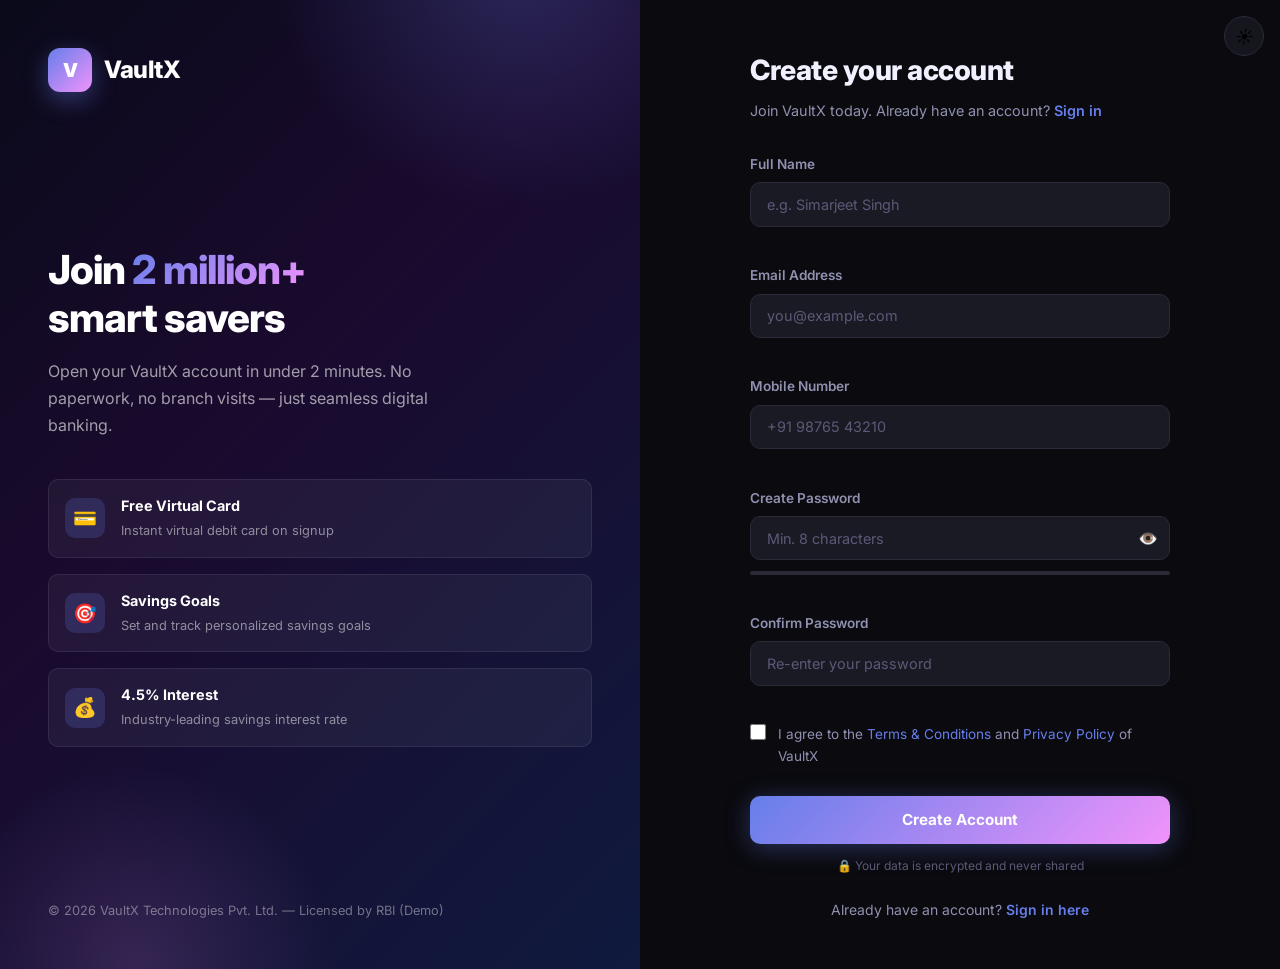
<file: signup.html>
<!DOCTYPE html>
<html lang="en" data-theme="dark">
<head>
  <meta charset="UTF-8" />
  <meta name="viewport" content="width=device-width, initial-scale=1.0" />
  <title>Sign Up — VaultX Banking</title>
  <link rel="preconnect" href="https://fonts.googleapis.com" />
  <link href="https://fonts.googleapis.com/css2?family=Inter:wght@400;500;600;700;800;900&display=swap" rel="stylesheet" />
  <link rel="stylesheet" href="css/global.css" />
  <link rel="stylesheet" href="css/auth.css" />
  <link rel="stylesheet" href="css/responsive.css" />
</head>
<body class="auth-body">

  <button class="auth-theme-toggle" id="themeToggle" onclick="Theme.toggle()" title="Toggle Theme">🌙</button>

  <!-- Left: Branding -->
  <div class="auth-brand">
    <div class="brand-logo">
      <div class="logo-icon">V</div>
      <span class="logo-name">VaultX</span>
    </div>
    <div class="brand-content">
      <h1>Join <span>2 million+</span><br />smart savers</h1>
      <p>Open your VaultX account in under 2 minutes. No paperwork, no branch visits — just seamless digital banking.</p>
      <div class="brand-features">
        <div class="brand-feature">
          <div class="feat-icon">💳</div>
          <div class="feat-text">
            <strong>Free Virtual Card</strong>
            <span>Instant virtual debit card on signup</span>
          </div>
        </div>
        <div class="brand-feature">
          <div class="feat-icon">🎯</div>
          <div class="feat-text">
            <strong>Savings Goals</strong>
            <span>Set and track personalized savings goals</span>
          </div>
        </div>
        <div class="brand-feature">
          <div class="feat-icon">💰</div>
          <div class="feat-text">
            <strong>4.5% Interest</strong>
            <span>Industry-leading savings interest rate</span>
          </div>
        </div>
      </div>
    </div>
    <div class="brand-bottom">
      <p>© 2026 VaultX Technologies Pvt. Ltd. — Licensed by RBI (Demo)</p>
    </div>
  </div>

  <!-- Right: Signup Form -->
  <div class="auth-form-panel">
    <div class="auth-form-wrapper fade-in">
      <div class="auth-form-header">
        <h2>Create your account</h2>
        <p>Join VaultX today. Already have an account? <a href="login.html">Sign in</a></p>
      </div>

      <form class="auth-form" id="signupForm" novalidate>

        <div class="form-group">
          <label for="fullName">Full Name</label>
          <input type="text" id="fullName" class="form-control" placeholder="e.g. Simarjeet Singh" autocomplete="name" />
          <span class="field-error"></span>
        </div>

        <div class="form-group">
          <label for="email">Email Address</label>
          <input type="email" id="email" class="form-control" placeholder="you@example.com" autocomplete="email" />
          <span class="field-error"></span>
        </div>

        <div class="form-group">
          <label for="phone">Mobile Number</label>
          <input type="tel" id="phone" class="form-control" placeholder="+91 98765 43210" autocomplete="tel" />
          <span class="field-error"></span>
        </div>

        <div class="form-group">
          <label for="password">Create Password</label>
          <div class="input-group">
            <input type="password" id="password" class="form-control" placeholder="Min. 8 characters" autocomplete="new-password" />
            <button type="button" class="input-group-icon" id="togglePassword">👁️</button>
          </div>
          <div class="password-strength">
            <div class="strength-bar"><div class="strength-fill" id="strengthFill"></div></div>
            <span class="strength-label" id="strengthLabel"></span>
          </div>
          <span class="field-error"></span>
        </div>

        <div class="form-group">
          <label for="confirmPassword">Confirm Password</label>
          <input type="password" id="confirmPassword" class="form-control" placeholder="Re-enter your password" autocomplete="new-password" />
          <span class="field-error"></span>
        </div>

        <label class="checkbox-group">
          <input type="checkbox" id="agreeTerms" />
          <span>I agree to the <a href="#">Terms &amp; Conditions</a> and <a href="#">Privacy Policy</a> of VaultX</span>
        </label>

        <button type="submit" class="auth-btn">
          Create Account
        </button>

        <p style="text-align:center; font-size:0.75rem; color: var(--text-muted); margin-top: -0.5rem;">
          🔒 Your data is encrypted and never shared
        </p>
      </form>

      <div class="auth-footer">
        <p>Already have an account? <a href="login.html">Sign in here</a></p>
      </div>
    </div>
  </div>

  <script src="js/data.js"></script>
  <script src="js/storage.js"></script>
  <script src="js/theme.js"></script>
  <script src="js/auth.js"></script>
  <script>
    if (Storage.isLoggedIn()) window.location.href = 'index.html';
  </script>
</body>
</html>
</file>
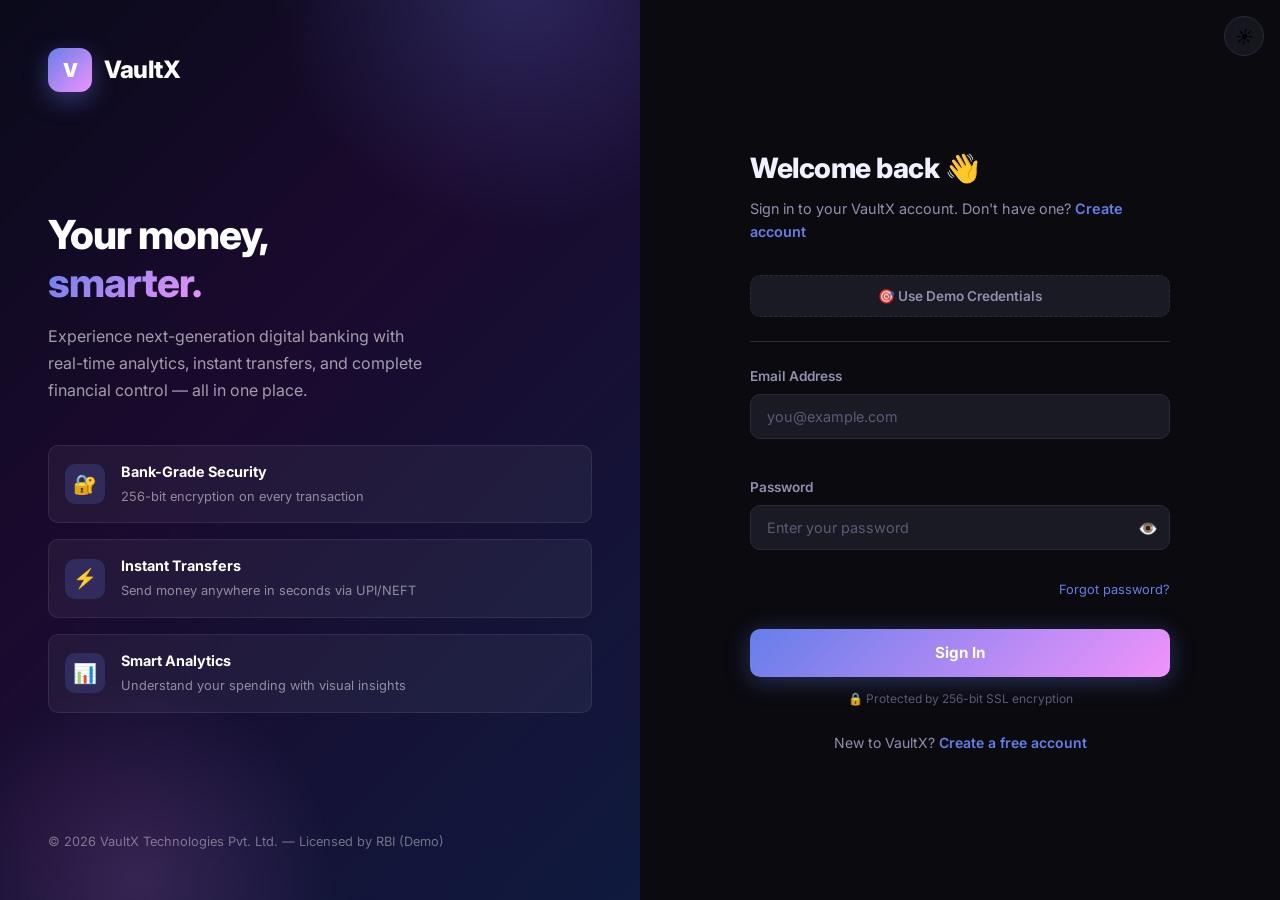
<file: transactions.html>
<!DOCTYPE html>
<html lang="en" data-theme="dark">
<head>
  <meta charset="UTF-8" />
  <meta name="viewport" content="width=device-width, initial-scale=1.0" />
  <title>Transactions — VaultX Banking</title>
  <link rel="preconnect" href="https://fonts.googleapis.com" />
  <link href="https://fonts.googleapis.com/css2?family=Inter:wght@400;500;600;700;800;900&display=swap" rel="stylesheet" />
  <link rel="stylesheet" href="css/global.css" />
  <link rel="stylesheet" href="css/dashboard.css" />
  <link rel="stylesheet" href="css/responsive.css" />
</head>
<body>
<div class="app-layout">
  <div class="sidebar-overlay" id="sidebarOverlay" onclick="closeSidebar()"></div>
  <aside class="sidebar" id="sidebar">
    <div class="sidebar-logo"><div class="logo-icon">V</div><span class="logo-text">VaultX</span></div>
    <nav class="sidebar-nav">
      <div class="nav-section-label">Main</div>
      <a href="index.html" class="nav-item"><span class="nav-icon">🏠</span> Dashboard</a>
      <a href="accounts.html" class="nav-item"><span class="nav-icon">🏦</span> Accounts</a>
      <a href="transactions.html" class="nav-item active"><span class="nav-icon">📋</span> Transactions</a>
      <a href="cards.html" class="nav-item"><span class="nav-icon">💳</span> Cards</a>
      <a href="transfer.html" class="nav-item"><span class="nav-icon">↗️</span> Transfer</a>
      <div class="nav-section-label">Insights</div>
      <a href="analytics.html" class="nav-item"><span class="nav-icon">📊</span> Analytics</a>
      <a href="goals.html" class="nav-item"><span class="nav-icon">🎯</span> Goals</a>
      <div class="nav-section-label">Account</div>
      <a href="settings.html" class="nav-item"><span class="nav-icon">⚙️</span> Settings</a>
      <a href="#" class="nav-item" onclick="handleLogout()"><span class="nav-icon">🚪</span> Logout</a>
    </nav>
    <div class="sidebar-footer">
      <div class="sidebar-user" onclick="window.location.href='settings.html'">
        <img src="https://api.dicebear.com/7.x/avataaars/svg?seed=Simarjeet&backgroundColor=b6e3f4" alt="User" />
        <div class="user-info"><div class="user-name" id="sidebarUserName">Simarjeet</div><div class="user-role">Premium Member</div></div>
      </div>
    </div>
  </aside>

  <header class="topbar">
    <button class="hamburger" onclick="toggleSidebar()">☰</button>
    <div class="topbar-search">
      <span class="search-icon">🔍</span>
      <input type="text" placeholder="Search transactions..." id="txnSearch" oninput="filterTxns()" />
    </div>
    <div class="topbar-right">
      <button class="topbar-btn" id="themeToggle" onclick="Theme.toggle()">🌙</button>
      <button class="topbar-btn" onclick="window.location.href='index.html'">🔔<span class="notif-count" id="notifCount">2</span></button>
      <div class="topbar-user" onclick="window.location.href='settings.html'">
        <img src="https://api.dicebear.com/7.x/avataaars/svg?seed=Simarjeet&backgroundColor=b6e3f4" alt="User" />
        <span id="topbarUserName">Simarjeet</span>
      </div>
    </div>
  </header>

  <main class="main-content">
    <div class="page-container">
      <div class="page-header">
        <h1>Transactions</h1>
        <p>Your complete transaction history</p>
      </div>

      <!-- Summary Stats -->
      <div class="stats-grid" style="margin-bottom:1.5rem;" id="txnStats"></div>

      <!-- Filters -->
      <div class="card" style="margin-bottom:1.5rem;">
        <div style="display:flex; gap:1rem; flex-wrap:wrap; align-items:center;">
          <div style="display:flex; gap:0.5rem; flex-wrap:wrap; flex:1;">
            <button class="card-tab active" data-filter="all" onclick="setFilter('all',this)">All</button>
            <button class="card-tab" data-filter="Income" onclick="setFilter('Income',this)">💰 Income</button>
            <button class="card-tab" data-filter="Shopping" onclick="setFilter('Shopping',this)">🛍️ Shopping</button>
            <button class="card-tab" data-filter="Food" onclick="setFilter('Food',this)">🍔 Food</button>
            <button class="card-tab" data-filter="Transport" onclick="setFilter('Transport',this)">🚗 Transport</button>
            <button class="card-tab" data-filter="Bills" onclick="setFilter('Bills',this)">💡 Bills</button>
            <button class="card-tab" data-filter="Entertainment" onclick="setFilter('Entertainment',this)">🎬 Entertainment</button>
            <button class="card-tab" data-filter="Transfer" onclick="setFilter('Transfer',this)">↗️ Transfer</button>
          </div>
          <select class="form-control" style="max-width:150px;" id="accFilter" onchange="filterTxns()">
            <option value="all">All Accounts</option>
          </select>
          <button class="btn btn-secondary btn-sm" onclick="exportCSV()">📥 Export CSV</button>
        </div>
      </div>

      <!-- Transactions List -->
      <div class="card">
        <div id="txnContainer"></div>
        <div id="txnEmpty" class="hidden" style="padding:3rem;text-align:center;color:var(--text-muted);">
          <div style="font-size:3rem;margin-bottom:1rem;">🔍</div>
          <div>No transactions found</div>
        </div>
      </div>
    </div>
  </main>
</div>

<!-- Transaction Detail Modal -->
<div class="modal-overlay" id="txnDetailModal">
  <div class="modal">
    <div class="modal-header">
      <h3>Transaction Details</h3>
      <button class="modal-close" onclick="closeModal('txnDetailModal')">✕</button>
    </div>
    <div id="txnDetailBody"></div>
  </div>
</div>

<script src="js/data.js"></script>
<script src="js/storage.js"></script>
<script src="js/theme.js"></script>
<script src="js/transactions.js"></script>
</body>
</html>
</file>
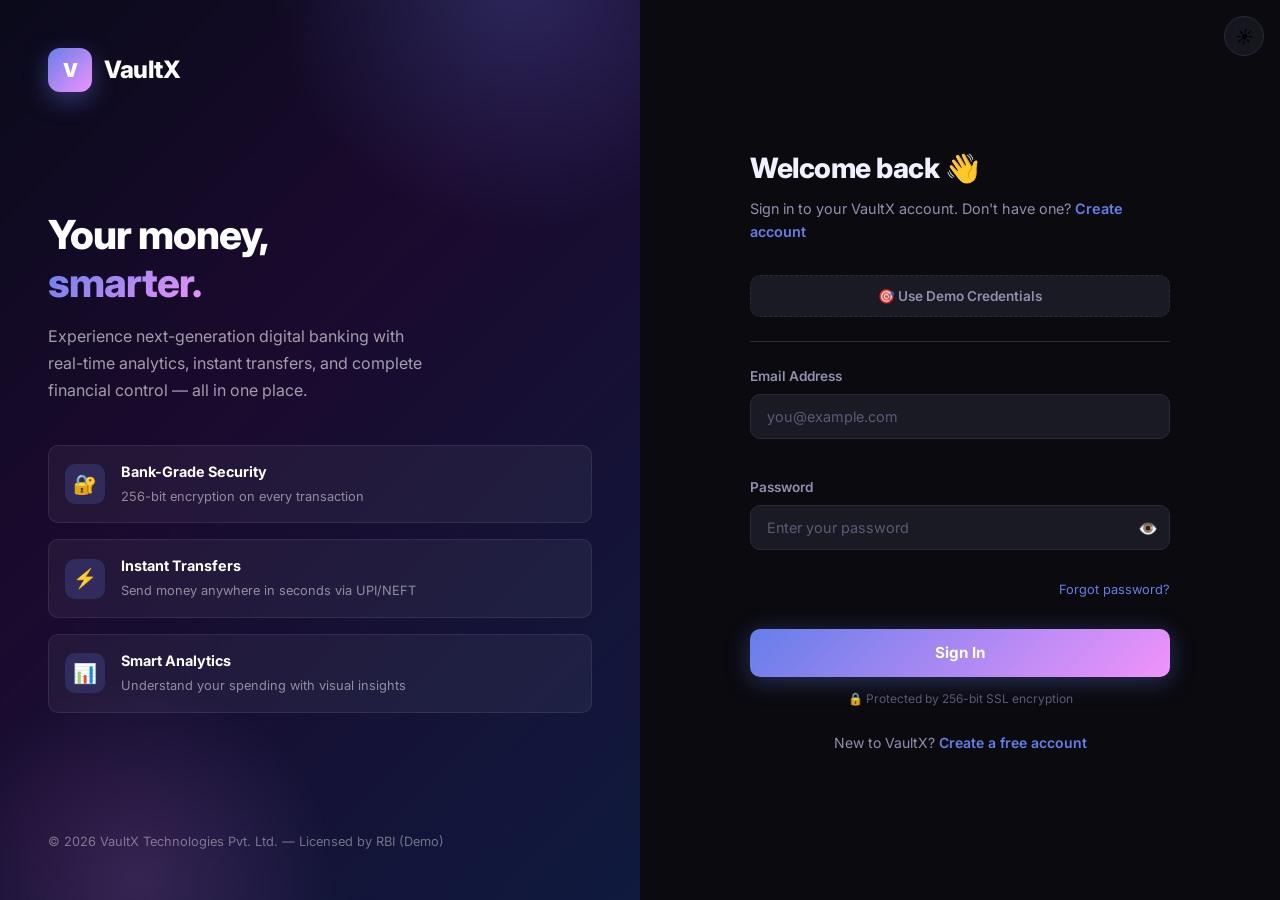
<file: transfer.html>
<!DOCTYPE html>
<html lang="en" data-theme="dark">
<head>
  <meta charset="UTF-8" />
  <meta name="viewport" content="width=device-width, initial-scale=1.0" />
  <title>Transfer — VaultX Banking</title>
  <link rel="preconnect" href="https://fonts.googleapis.com" />
  <link href="https://fonts.googleapis.com/css2?family=Inter:wght@400;500;600;700;800;900&display=swap" rel="stylesheet" />
  <link rel="stylesheet" href="css/global.css" />
  <link rel="stylesheet" href="css/dashboard.css" />
  <link rel="stylesheet" href="css/transfer.css" />
  <link rel="stylesheet" href="css/responsive.css" />
</head>
<body>
<div class="app-layout">
  <div class="sidebar-overlay" id="sidebarOverlay" onclick="closeSidebar()"></div>
  <aside class="sidebar" id="sidebar">
    <div class="sidebar-logo"><div class="logo-icon">V</div><span class="logo-text">VaultX</span></div>
    <nav class="sidebar-nav">
      <div class="nav-section-label">Main</div>
      <a href="index.html" class="nav-item"><span class="nav-icon">🏠</span> Dashboard</a>
      <a href="accounts.html" class="nav-item"><span class="nav-icon">🏦</span> Accounts</a>
      <a href="transactions.html" class="nav-item"><span class="nav-icon">📋</span> Transactions</a>
      <a href="cards.html" class="nav-item"><span class="nav-icon">💳</span> Cards</a>
      <a href="transfer.html" class="nav-item active"><span class="nav-icon">↗️</span> Transfer</a>
      <div class="nav-section-label">Insights</div>
      <a href="analytics.html" class="nav-item"><span class="nav-icon">📊</span> Analytics</a>
      <a href="goals.html" class="nav-item"><span class="nav-icon">🎯</span> Goals</a>
      <div class="nav-section-label">Account</div>
      <a href="settings.html" class="nav-item"><span class="nav-icon">⚙️</span> Settings</a>
      <a href="#" class="nav-item" onclick="handleLogout()"><span class="nav-icon">🚪</span> Logout</a>
    </nav>
    <div class="sidebar-footer">
      <div class="sidebar-user" onclick="window.location.href='settings.html'">
        <img src="https://api.dicebear.com/7.x/avataaars/svg?seed=Simarjeet&backgroundColor=b6e3f4" alt="User" />
        <div class="user-info"><div class="user-name" id="sidebarUserName">Simarjeet</div><div class="user-role">Premium Member</div></div>
      </div>
    </div>
  </aside>

  <header class="topbar">
    <button class="hamburger" onclick="toggleSidebar()">☰</button>
    <div class="topbar-search"><span class="search-icon">🔍</span><input type="text" placeholder="Search..." /></div>
    <div class="topbar-right">
      <button class="topbar-btn" id="themeToggle" onclick="Theme.toggle()">🌙</button>
      <button class="topbar-btn" onclick="window.location.href='index.html'">🔔<span class="notif-count" id="notifCount">2</span></button>
      <div class="topbar-user" onclick="window.location.href='settings.html'">
        <img src="https://api.dicebear.com/7.x/avataaars/svg?seed=Simarjeet&backgroundColor=b6e3f4" alt="User" />
        <span id="topbarUserName">Simarjeet</span>
      </div>
    </div>
  </header>

  <main class="main-content">
    <div class="page-container">
      <div class="page-header">
        <h1>Transfer Money</h1>
        <p>Send money instantly to anyone via UPI, NEFT, or IMPS</p>
      </div>

      <div class="transfer-layout">
        <!-- Left: Transfer Form -->
        <div style="display:flex;flex-direction:column;gap:1.5rem;">
          <div class="card">
            <h3 style="margin-bottom:1.25rem;">New Transfer</h3>
            <form class="transfer-form" id="transferForm">

              <!-- Payment Type -->
              <div class="form-group">
                <label>Payment Method</label>
                <div class="payment-type-row">
                  <button type="button" class="payment-type-btn active" onclick="selectPayType('UPI',this)">📱 UPI</button>
                  <button type="button" class="payment-type-btn" onclick="selectPayType('NEFT',this)">🏦 NEFT</button>
                  <button type="button" class="payment-type-btn" onclick="selectPayType('IMPS',this)">⚡ IMPS</button>
                  <button type="button" class="payment-type-btn" onclick="selectPayType('RTGS',this)">💼 RTGS</button>
                </div>
              </div>

              <!-- From Account -->
              <div class="form-group">
                <label>From Account</label>
                <div class="account-selector" id="fromAccSelector"></div>
              </div>

              <!-- Beneficiary -->
              <div class="form-group">
                <label>Send To</label>
                <div class="beneficiary-selector">
                  <div class="beneficiary-scroll" id="benScroll"></div>
                  <button type="button" class="btn btn-ghost btn-sm" style="align-self:flex-start;" onclick="openAddBenModal()">
                    + Add New Beneficiary
                  </button>
                </div>
              </div>

              <!-- Amount -->
              <div class="form-group">
                <label>Amount</label>
                <div class="big-amount-input">
                  <span class="currency-sym">₹</span>
                  <input type="number" id="transferAmount" placeholder="0" min="1" oninput="updateSummary()" />
                </div>
                <div class="quick-amounts" style="margin-top:0.5rem;" id="quickAmounts">
                  <button type="button" class="quick-amt-btn" onclick="setAmount(500)">₹500</button>
                  <button type="button" class="quick-amt-btn" onclick="setAmount(1000)">₹1,000</button>
                  <button type="button" class="quick-amt-btn" onclick="setAmount(2000)">₹2,000</button>
                  <button type="button" class="quick-amt-btn" onclick="setAmount(5000)">₹5,000</button>
                  <button type="button" class="quick-amt-btn" onclick="setAmount(10000)">₹10,000</button>
                </div>
              </div>

              <!-- Note -->
              <div class="form-group">
                <label>Add Note (Optional)</label>
                <input type="text" class="form-control" id="transferNote" placeholder="e.g. Dinner payment, Rent..." />
              </div>

              <button type="submit" class="btn btn-primary btn-lg btn-block">
                Review Transfer →
              </button>
            </form>
          </div>

          <!-- Recent Transfers -->
          <div class="card">
            <div class="section-header"><h3>Recent Transfers</h3></div>
            <div class="recent-transfers" id="recentTransfers"></div>
          </div>
        </div>

        <!-- Right: Summary + Beneficiaries -->
        <div style="display:flex;flex-direction:column;gap:1.5rem;">
          <!-- Transfer Summary -->
          <div class="card">
            <h3 style="margin-bottom:1rem;">Transfer Summary</h3>
            <div class="transfer-summary" id="transferSummary">
              <div class="summary-row"><span class="sum-label">From</span><span class="sum-value" id="sumFrom">—</span></div>
              <div class="summary-row"><span class="sum-label">To</span><span class="sum-value" id="sumTo">—</span></div>
              <div class="summary-row"><span class="sum-label">Method</span><span class="sum-value" id="sumMethod">UPI</span></div>
              <div class="summary-row"><span class="sum-label">Amount</span><span class="sum-value" id="sumAmount">₹0.00</span></div>
              <div class="summary-row"><span class="sum-label">Charges</span><span class="sum-value">₹0.00</span></div>
              <div class="summary-row total"><span class="sum-label">Total Debit</span><span class="sum-value" id="sumTotal">₹0.00</span></div>
            </div>
          </div>

          <!-- Saved Beneficiaries -->
          <div class="card">
            <div class="section-header"><h3>Saved Beneficiaries</h3></div>
            <div id="savedBenList" style="display:flex;flex-direction:column;gap:0.25rem;"></div>
          </div>
        </div>
      </div>
    </div>
  </main>
</div>

<!-- Confirmation Modal -->
<div class="modal-overlay" id="confirmModal">
  <div class="modal">
    <div class="modal-header">
      <h3>Confirm Transfer</h3>
      <button class="modal-close" onclick="closeModal('confirmModal')">✕</button>
    </div>
    <div class="confirm-modal-body" id="confirmModalBody"></div>
  </div>
</div>

<!-- Receipt Modal -->
<div class="modal-overlay" id="receiptModal">
  <div class="modal">
    <div class="modal-header">
      <h3>Transaction Receipt</h3>
      <button class="modal-close" onclick="closeModal('receiptModal')">✕</button>
    </div>
    <div id="receiptBody"></div>
  </div>
</div>

<!-- Add Beneficiary Modal -->
<div class="modal-overlay" id="addBenModal">
  <div class="modal" style="max-width:440px;">
    <div class="modal-header">
      <h3>Add Beneficiary</h3>
      <button class="modal-close" onclick="closeModal('addBenModal')">✕</button>
    </div>
    <form id="addBenForm" style="display:flex;flex-direction:column;gap:1rem;">
      <div class="form-group"><label>Full Name</label><input type="text" class="form-control" id="benName" placeholder="e.g. Rahul Sharma" /></div>
      <div class="form-group"><label>Bank Name</label><input type="text" class="form-control" id="benBank" placeholder="e.g. SBI, HDFC..." /></div>
      <div class="form-group"><label>Account / UPI ID</label><input type="text" class="form-control" id="benAcc" placeholder="e.g. rahul@sbi or 9876543210" /></div>
      <button type="submit" class="btn btn-primary btn-block">Add Beneficiary</button>
    </form>
  </div>
</div>

<script src="js/data.js"></script>
<script src="js/storage.js"></script>
<script src="js/theme.js"></script>
<script src="js/transfer.js"></script>
</body>
</html>
</file>
<file: css/global.css>
/* =============================================
   VaultX Global CSS — Design System & Base
   ============================================= */

/* --- CSS Custom Properties (Dark Theme Default) --- */
:root {
  --bg-primary: #0a0a0f;
  --bg-secondary: #111118;
  --bg-card: #16161f;
  --bg-card-hover: #1e1e2a;
  --bg-input: #1a1a24;
  --bg-modal: #13131a;
  --border: #2a2a38;
  --border-light: #1f1f2e;

  --text-primary: #f0f0ff;
  --text-secondary: #9090b0;
  --text-muted: #5a5a78;
  --text-inverse: #0a0a0f;

  --accent: #667eea;
  --accent-hover: #7c94f0;
  --accent-2: #f093fb;
  --accent-3: #43cea2;
  --accent-4: #f7971e;

  --success: #43cea2;
  --danger: #f5576c;
  --warning: #ffd200;
  --info: #4facfe;

  --green: #2ecc71;
  --red: #e74c3c;

  --sidebar-width: 240px;
  --topbar-height: 64px;
  --border-radius: 16px;
  --border-radius-sm: 10px;
  --border-radius-lg: 24px;
  --shadow: 0 4px 24px rgba(0,0,0,0.4);
  --shadow-lg: 0 8px 48px rgba(0,0,0,0.6);
  --transition: 0.25s cubic-bezier(0.4,0,0.2,1);
}

/* --- Light Theme --- */
[data-theme="light"] {
  --bg-primary: #f0f2f8;
  --bg-secondary: #e8ebf4;
  --bg-card: #ffffff;
  --bg-card-hover: #f5f7ff;
  --bg-input: #f0f2f8;
  --bg-modal: #ffffff;
  --border: #d8dce8;
  --border-light: #e8ebf4;

  --text-primary: #0f0f1a;
  --text-secondary: #5a5a78;
  --text-muted: #9090b0;
  --text-inverse: #f0f0ff;

  --shadow: 0 4px 24px rgba(0,0,0,0.08);
  --shadow-lg: 0 8px 48px rgba(0,0,0,0.15);
}

/* --- Reset & Base --- */
*, *::before, *::after { box-sizing: border-box; margin: 0; padding: 0; }

html { font-size: 16px; scroll-behavior: smooth; }

body {
  font-family: 'Inter', -apple-system, BlinkMacSystemFont, 'Segoe UI', sans-serif;
  background: var(--bg-primary);
  color: var(--text-primary);
  line-height: 1.6;
  min-height: 100vh;
  transition: background var(--transition), color var(--transition);
}

a { color: var(--accent); text-decoration: none; transition: color var(--transition); }
a:hover { color: var(--accent-hover); }

img { max-width: 100%; display: block; }
button { cursor: pointer; font-family: inherit; border: none; outline: none; }
input, select, textarea { font-family: inherit; outline: none; }
ul { list-style: none; }

/* --- Scrollbar --- */
::-webkit-scrollbar { width: 6px; height: 6px; }
::-webkit-scrollbar-track { background: var(--bg-secondary); }
::-webkit-scrollbar-thumb { background: var(--border); border-radius: 99px; }
::-webkit-scrollbar-thumb:hover { background: var(--accent); }

/* --- Typography --- */
h1 { font-size: 2rem; font-weight: 700; }
h2 { font-size: 1.5rem; font-weight: 600; }
h3 { font-size: 1.2rem; font-weight: 600; }
h4 { font-size: 1rem; font-weight: 600; }
.text-muted { color: var(--text-muted); }
.text-secondary { color: var(--text-secondary); }
.text-accent { color: var(--accent); }
.text-success { color: var(--success); }
.text-danger { color: var(--danger); }
.text-warning { color: var(--warning); }
.fw-600 { font-weight: 600; }
.fw-700 { font-weight: 700; }
.fs-sm { font-size: 0.8rem; }
.fs-lg { font-size: 1.1rem; }

/* --- Layout --- */
.app-layout {
  display: flex;
  min-height: 100vh;
}

.main-content {
  flex: 1;
  margin-left: var(--sidebar-width);
  padding-top: var(--topbar-height);
  min-height: 100vh;
  transition: margin var(--transition);
}

.page-container {
  padding: 2rem;
  max-width: 1280px;
}

.page-header {
  margin-bottom: 2rem;
}
.page-header h1 { font-size: 1.6rem; font-weight: 700; }
.page-header p { color: var(--text-secondary); margin-top: 0.25rem; font-size: 0.9rem; }

/* --- Sidebar --- */
.sidebar {
  width: var(--sidebar-width);
  height: 100vh;
  background: var(--bg-secondary);
  border-right: 1px solid var(--border);
  position: fixed;
  top: 0; left: 0;
  display: flex;
  flex-direction: column;
  z-index: 100;
  transition: transform var(--transition);
  overflow-y: auto;
}

.sidebar-logo {
  display: flex;
  align-items: center;
  gap: 0.75rem;
  padding: 1.5rem 1.25rem;
  border-bottom: 1px solid var(--border);
}
.sidebar-logo .logo-icon {
  width: 36px; height: 36px;
  background: linear-gradient(135deg, var(--accent), var(--accent-2));
  border-radius: 10px;
  display: flex; align-items: center; justify-content: center;
  font-weight: 800; font-size: 1rem; color: #fff;
}
.sidebar-logo .logo-text { font-size: 1.2rem; font-weight: 800; letter-spacing: -0.5px; }

.sidebar-nav { flex: 1; padding: 1rem 0; }
.nav-section-label {
  font-size: 0.7rem; font-weight: 600; text-transform: uppercase;
  letter-spacing: 1.5px; color: var(--text-muted);
  padding: 0.75rem 1.25rem 0.25rem;
}

.nav-item {
  display: flex; align-items: center; gap: 0.75rem;
  padding: 0.7rem 1.25rem;
  color: var(--text-secondary);
  font-size: 0.9rem; font-weight: 500;
  border-radius: var(--border-radius-sm);
  margin: 0.1rem 0.5rem;
  transition: all var(--transition);
  position: relative;
}
.nav-item:hover { background: var(--bg-card-hover); color: var(--text-primary); }
.nav-item.active {
  background: linear-gradient(135deg, rgba(102,126,234,0.2), rgba(240,147,251,0.1));
  color: var(--accent);
  font-weight: 600;
}
.nav-item.active::before {
  content: '';
  position: absolute; left: -0.5rem;
  width: 3px; height: 20px;
  background: var(--accent);
  border-radius: 99px;
}
.nav-item .nav-icon { font-size: 1.1rem; width: 20px; text-align: center; }
.nav-badge {
  margin-left: auto;
  background: var(--danger);
  color: #fff; font-size: 0.65rem; font-weight: 700;
  padding: 2px 6px; border-radius: 99px; min-width: 18px; text-align: center;
}

.sidebar-footer {
  padding: 1rem 0.5rem;
  border-top: 1px solid var(--border);
}
.sidebar-user {
  display: flex; align-items: center; gap: 0.75rem;
  padding: 0.75rem;
  border-radius: var(--border-radius-sm);
  cursor: pointer;
  transition: background var(--transition);
}
.sidebar-user:hover { background: var(--bg-card-hover); }
.sidebar-user img { width: 36px; height: 36px; border-radius: 50%; object-fit: cover; }
.sidebar-user .user-info .user-name { font-size: 0.85rem; font-weight: 600; }
.sidebar-user .user-info .user-role { font-size: 0.7rem; color: var(--text-muted); }

/* --- Topbar --- */
.topbar {
  height: var(--topbar-height);
  background: var(--bg-secondary);
  border-bottom: 1px solid var(--border);
  position: fixed;
  top: 0; left: var(--sidebar-width); right: 0;
  display: flex; align-items: center;
  padding: 0 2rem;
  gap: 1rem;
  z-index: 99;
  transition: left var(--transition);
}

.topbar-search {
  flex: 1; max-width: 420px;
  position: relative;
}
.topbar-search input {
  width: 100%; background: var(--bg-input);
  border: 1px solid var(--border); border-radius: 99px;
  padding: 0.5rem 1rem 0.5rem 2.5rem;
  color: var(--text-primary); font-size: 0.875rem;
  transition: border-color var(--transition);
}
.topbar-search input::placeholder { color: var(--text-muted); }
.topbar-search input:focus { border-color: var(--accent); }
.topbar-search .search-icon {
  position: absolute; left: 0.8rem; top: 50%;
  transform: translateY(-50%);
  color: var(--text-muted); font-size: 0.9rem; pointer-events: none;
}

.topbar-right { margin-left: auto; display: flex; align-items: center; gap: 0.75rem; }

.topbar-btn {
  width: 38px; height: 38px;
  background: var(--bg-input); border: 1px solid var(--border);
  border-radius: 50%; display: flex; align-items: center; justify-content: center;
  color: var(--text-secondary); font-size: 1rem;
  transition: all var(--transition); position: relative;
}
.topbar-btn:hover { background: var(--bg-card-hover); color: var(--text-primary); border-color: var(--accent); }

.notif-dot {
  position: absolute; top: -2px; right: -2px;
  width: 8px; height: 8px;
  background: var(--danger); border-radius: 50%;
  border: 2px solid var(--bg-secondary);
}
.notif-count {
  position: absolute; top: -4px; right: -4px;
  background: var(--danger); color: #fff;
  font-size: 0.6rem; font-weight: 700;
  padding: 1px 4px; border-radius: 99px; min-width: 16px; text-align: center;
}

.hamburger {
  display: none;
  background: none; border: none;
  color: var(--text-primary); font-size: 1.3rem;
  cursor: pointer; padding: 0.25rem;
}

.topbar-user {
  display: flex; align-items: center; gap: 0.5rem;
  cursor: pointer; padding: 0.3rem 0.6rem;
  border-radius: 99px; transition: background var(--transition);
}
.topbar-user:hover { background: var(--bg-card-hover); }
.topbar-user img { width: 32px; height: 32px; border-radius: 50%; }
.topbar-user span { font-size: 0.875rem; font-weight: 600; }

/* --- Cards (UI components) --- */
.card {
  background: var(--bg-card);
  border: 1px solid var(--border);
  border-radius: var(--border-radius);
  padding: 1.5rem;
  transition: background var(--transition), box-shadow var(--transition);
}
.card:hover { box-shadow: var(--shadow); }
.card-sm { padding: 1rem; }

.stat-card {
  background: var(--bg-card);
  border: 1px solid var(--border);
  border-radius: var(--border-radius);
  padding: 1.5rem;
  display: flex; flex-direction: column; gap: 0.5rem;
  transition: all var(--transition);
}
.stat-card:hover { transform: translateY(-2px); box-shadow: var(--shadow); }
.stat-card .stat-label { font-size: 0.8rem; color: var(--text-muted); font-weight: 500; text-transform: uppercase; letter-spacing: 0.5px; }
.stat-card .stat-value { font-size: 1.8rem; font-weight: 700; letter-spacing: -0.5px; }
.stat-card .stat-change { font-size: 0.8rem; font-weight: 600; }
.stat-card .stat-icon { font-size: 1.5rem; margin-bottom: 0.25rem; }

/* --- Buttons --- */
.btn {
  display: inline-flex; align-items: center; justify-content: center;
  gap: 0.5rem; padding: 0.625rem 1.25rem;
  border-radius: var(--border-radius-sm); font-size: 0.875rem;
  font-weight: 600; transition: all var(--transition); cursor: pointer; border: none;
}
.btn-primary {
  background: linear-gradient(135deg, var(--accent), var(--accent-2));
  color: #fff; box-shadow: 0 4px 16px rgba(102,126,234,0.3);
}
.btn-primary:hover { transform: translateY(-1px); box-shadow: 0 6px 24px rgba(102,126,234,0.4); }
.btn-secondary { background: var(--bg-input); border: 1px solid var(--border); color: var(--text-primary); }
.btn-secondary:hover { border-color: var(--accent); color: var(--accent); }
.btn-danger { background: var(--danger); color: #fff; }
.btn-danger:hover { opacity: 0.9; transform: translateY(-1px); }
.btn-success { background: var(--success); color: #fff; }
.btn-ghost { background: transparent; color: var(--text-secondary); }
.btn-ghost:hover { background: var(--bg-card-hover); color: var(--text-primary); }
.btn-sm { padding: 0.4rem 0.875rem; font-size: 0.8rem; }
.btn-lg { padding: 0.875rem 2rem; font-size: 1rem; border-radius: var(--border-radius); }
.btn-block { width: 100%; }
.btn:disabled { opacity: 0.5; cursor: not-allowed; transform: none !important; }
.btn.loading { opacity: 0.7; pointer-events: none; }
.btn.loading::after {
  content: '';
  width: 16px; height: 16px;
  border: 2px solid rgba(255,255,255,0.3);
  border-top-color: #fff;
  border-radius: 50%;
  animation: spin 0.7s linear infinite;
  margin-left: 0.5rem;
}

/* --- Form Elements --- */
.form-group { display: flex; flex-direction: column; gap: 0.4rem; }
.form-group label { font-size: 0.85rem; font-weight: 600; color: var(--text-secondary); }

.form-control {
  background: var(--bg-input); border: 1.5px solid var(--border);
  border-radius: var(--border-radius-sm); padding: 0.7rem 1rem;
  color: var(--text-primary); font-size: 0.875rem;
  transition: border-color var(--transition), box-shadow var(--transition);
  width: 100%;
}
.form-control:focus { border-color: var(--accent); box-shadow: 0 0 0 3px rgba(102,126,234,0.15); }
.form-control::placeholder { color: var(--text-muted); }
.form-group.error .form-control { border-color: var(--danger); }
.field-error { font-size: 0.75rem; color: var(--danger); min-height: 1em; }

.input-group { position: relative; }
.input-group .form-control { padding-right: 3rem; }
.input-group-icon {
  position: absolute; right: 0.75rem; top: 50%;
  transform: translateY(-50%);
  background: none; border: none; color: var(--text-muted); font-size: 1rem;
  cursor: pointer; transition: color var(--transition);
}
.input-group-icon:hover { color: var(--text-primary); }

select.form-control {
  appearance: none; cursor: pointer;
  background-image: url("data:image/svg+xml,%3Csvg xmlns='http://www.w3.org/2000/svg' width='12' height='12' fill='%239090b0' viewBox='0 0 16 16'%3E%3Cpath d='M7.247 11.14L2.451 5.658C1.885 5.013 2.345 4 3.204 4h9.592a1 1 0 0 1 .753 1.659l-4.796 5.48a1 1 0 0 1-1.506 0z'/%3E%3C/svg%3E");
  background-repeat: no-repeat; background-position: right 0.75rem center;
  padding-right: 2.5rem;
}

/* --- Badge --- */
.badge {
  display: inline-flex; align-items: center;
  padding: 0.2rem 0.6rem; border-radius: 99px;
  font-size: 0.7rem; font-weight: 700; text-transform: uppercase; letter-spacing: 0.5px;
}
.badge-success { background: rgba(67,206,162,0.15); color: var(--success); }
.badge-danger  { background: rgba(245,87,108,0.15);  color: var(--danger); }
.badge-warning { background: rgba(255,210,0,0.15);   color: var(--warning); }
.badge-info    { background: rgba(79,172,254,0.15);  color: var(--info); }
.badge-accent  { background: rgba(102,126,234,0.15); color: var(--accent); }

/* --- Modal --- */
.modal-overlay {
  position: fixed; inset: 0;
  background: rgba(0,0,0,0.7); backdrop-filter: blur(4px);
  display: flex; align-items: center; justify-content: center;
  z-index: 1000; padding: 1rem;
  opacity: 0; pointer-events: none; transition: opacity var(--transition);
}
.modal-overlay.open { opacity: 1; pointer-events: all; }

.modal {
  background: var(--bg-modal); border: 1px solid var(--border);
  border-radius: var(--border-radius-lg); padding: 2rem;
  width: 100%; max-width: 480px; max-height: 90vh; overflow-y: auto;
  transform: scale(0.95) translateY(20px); transition: transform var(--transition);
  box-shadow: var(--shadow-lg);
}
.modal-overlay.open .modal { transform: scale(1) translateY(0); }
.modal-header { display: flex; align-items: center; justify-content: space-between; margin-bottom: 1.5rem; }
.modal-header h3 { font-size: 1.1rem; font-weight: 700; }
.modal-close {
  background: var(--bg-input); border: none; width: 32px; height: 32px;
  border-radius: 50%; color: var(--text-secondary); font-size: 1rem;
  display: flex; align-items: center; justify-content: center;
  cursor: pointer; transition: all var(--transition);
}
.modal-close:hover { background: var(--bg-card-hover); color: var(--text-primary); }

/* --- Dropdown --- */
.dropdown { position: relative; }
.dropdown-menu {
  position: absolute; top: calc(100% + 8px); right: 0;
  background: var(--bg-card); border: 1px solid var(--border);
  border-radius: var(--border-radius); padding: 0.5rem;
  min-width: 200px; box-shadow: var(--shadow-lg);
  z-index: 200; opacity: 0; pointer-events: none;
  transform: translateY(-8px); transition: all var(--transition);
}
.dropdown-menu.open { opacity: 1; pointer-events: all; transform: translateY(0); }
.dropdown-item {
  display: flex; align-items: center; gap: 0.75rem;
  padding: 0.6rem 0.875rem; border-radius: var(--border-radius-sm);
  color: var(--text-secondary); font-size: 0.875rem;
  cursor: pointer; transition: all var(--transition);
}
.dropdown-item:hover { background: var(--bg-card-hover); color: var(--text-primary); }
.dropdown-item.danger { color: var(--danger); }
.dropdown-divider { height: 1px; background: var(--border); margin: 0.35rem 0; }

/* --- Toast --- */
.toast {
  position: fixed; bottom: 2rem; right: 2rem;
  background: var(--bg-card); border: 1px solid var(--border);
  border-radius: var(--border-radius-sm); padding: 0.875rem 1.25rem;
  display: flex; align-items: center; gap: 0.75rem;
  box-shadow: var(--shadow-lg); z-index: 9999;
  transform: translateX(120%); transition: transform var(--transition);
  max-width: 340px; font-size: 0.875rem; font-weight: 500;
}
.toast.show { transform: translateX(0); }
.toast-success { border-left: 3px solid var(--success); }
.toast-error   { border-left: 3px solid var(--danger); }
.toast-info    { border-left: 3px solid var(--info); }
.toast-warning { border-left: 3px solid var(--warning); }

/* --- Notification Panel --- */
.notif-panel {
  position: fixed; top: var(--topbar-height); right: 0;
  width: 360px; height: calc(100vh - var(--topbar-height));
  background: var(--bg-secondary); border-left: 1px solid var(--border);
  z-index: 300; transform: translateX(100%); transition: transform var(--transition);
  display: flex; flex-direction: column; overflow: hidden;
}
.notif-panel.open { transform: translateX(0); }
.notif-panel-header {
  padding: 1.25rem 1.5rem;
  border-bottom: 1px solid var(--border);
  display: flex; align-items: center; justify-content: space-between;
}
.notif-list { flex: 1; overflow-y: auto; }
.notif-item {
  display: flex; gap: 0.875rem;
  padding: 1rem 1.5rem;
  border-bottom: 1px solid var(--border-light);
  transition: background var(--transition); cursor: pointer;
}
.notif-item:hover { background: var(--bg-card-hover); }
.notif-item.unread { background: rgba(102,126,234,0.05); }
.notif-icon { font-size: 1.5rem; width: 40px; height: 40px; display: flex; align-items: center; justify-content: center; background: var(--bg-input); border-radius: 50%; flex-shrink: 0; }
.notif-content .notif-msg { font-size: 0.85rem; font-weight: 500; }
.notif-content .notif-time { font-size: 0.75rem; color: var(--text-muted); margin-top: 0.2rem; }

/* --- Utilities --- */
.flex { display: flex; }
.flex-col { flex-direction: column; }
.items-center { align-items: center; }
.justify-between { justify-content: space-between; }
.justify-center { justify-content: center; }
.gap-1 { gap: 0.25rem; }
.gap-2 { gap: 0.5rem; }
.gap-3 { gap: 0.75rem; }
.gap-4 { gap: 1rem; }
.grid { display: grid; }
.grid-2 { grid-template-columns: repeat(2, 1fr); gap: 1rem; }
.grid-3 { grid-template-columns: repeat(3, 1fr); gap: 1rem; }
.grid-4 { grid-template-columns: repeat(4, 1fr); gap: 1rem; }
.mt-1 { margin-top: 0.25rem; }
.mt-2 { margin-top: 0.5rem; }
.mt-4 { margin-top: 1rem; }
.mb-4 { margin-bottom: 1rem; }
.p-0 { padding: 0; }
.w-full { width: 100%; }
.hidden { display: none !important; }
.cursor-pointer { cursor: pointer; }

/* --- Animations --- */
@keyframes spin {
  to { transform: rotate(360deg); }
}
@keyframes fadeIn {
  from { opacity: 0; transform: translateY(12px); }
  to   { opacity: 1; transform: translateY(0); }
}
@keyframes pulse {
  0%, 100% { opacity: 1; }
  50%       { opacity: 0.5; }
}
@keyframes slideInLeft {
  from { opacity: 0; transform: translateX(-20px); }
  to   { opacity: 1; transform: translateX(0); }
}
@keyframes countUp {
  from { opacity: 0; }
  to   { opacity: 1; }
}

.fade-in { animation: fadeIn 0.4s ease both; }
.slide-in { animation: slideInLeft 0.4s ease both; }

/* --- Divider --- */
.divider { height: 1px; background: var(--border); margin: 1rem 0; }

/* --- Overlay backdrop --- */
.sidebar-overlay {
  display: none; position: fixed; inset: 0;
  background: rgba(0,0,0,0.5); z-index: 99;
}
.sidebar-overlay.open { display: block; }

/* --- Amount colors --- */
.amount-credit { color: var(--success); }
.amount-debit  { color: var(--danger); }
</file>
<file: css/dashboard.css>
/* =============================================
   VaultX Dashboard CSS
   ============================================= */

/* --- Welcome Banner --- */
.welcome-banner {
  display: flex; align-items: center; justify-content: space-between;
  margin-bottom: 2rem;
  flex-wrap: wrap; gap: 1rem;
}
.welcome-text h2 { font-size: 1.5rem; font-weight: 700; }
.welcome-text h2 span { font-style: normal; }
.welcome-text p { color: var(--text-secondary); font-size: 0.9rem; margin-top: 0.2rem; }
.welcome-date { color: var(--text-muted); font-size: 0.85rem; }

/* --- Stats Grid --- */
.stats-grid {
  display: grid;
  grid-template-columns: repeat(4, 1fr);
  gap: 1rem;
  margin-bottom: 2rem;
}

.stat-card .stat-icon-wrapper {
  width: 44px; height: 44px;
  border-radius: var(--border-radius-sm);
  display: flex; align-items: center; justify-content: center;
  font-size: 1.3rem; margin-bottom: 0.75rem;
}
.stat-card .balance-toggle {
  background: none; border: none; color: var(--text-muted);
  font-size: 0.9rem; cursor: pointer; padding: 0 0.25rem;
  transition: color var(--transition);
}
.stat-card .balance-toggle:hover { color: var(--text-primary); }

/* --- Main Grid Layout --- */
.dashboard-grid {
  display: grid;
  grid-template-columns: 1fr 340px;
  gap: 1.5rem;
  margin-bottom: 2rem;
}

/* --- My Cards Section --- */
.section-header {
  display: flex; align-items: center; justify-content: space-between;
  margin-bottom: 1rem;
}
.section-header h3 { font-size: 1rem; font-weight: 700; }
.section-header a { font-size: 0.8rem; color: var(--accent); font-weight: 600; }

.bank-cards-row {
  display: flex; gap: 1rem; overflow-x: auto;
  padding-bottom: 0.5rem; scrollbar-width: none;
}
.bank-cards-row::-webkit-scrollbar { display: none; }

/* Bank Card */
.bank-card {
  min-width: 220px; width: 220px; height: 135px;
  border-radius: 16px;
  padding: 1rem;
  position: relative; overflow: hidden;
  cursor: pointer; flex-shrink: 0;
  transition: transform var(--transition), box-shadow var(--transition);
  perspective: 1000px;
}
.bank-card:hover { transform: translateY(-4px) rotateX(3deg); box-shadow: 0 16px 40px rgba(0,0,0,0.5); }
.bank-card .card-network {
  font-size: 0.75rem; font-weight: 700; color: rgba(255,255,255,0.85);
  letter-spacing: 1px; line-height: 1;
}
.bank-card .card-chip {
  width: 28px; height: 20px;
  background: linear-gradient(135deg, #d4a843, #f0c060);
  border-radius: 4px;
  flex-shrink: 0;
}
.bank-card .card-number {
  font-size: 0.75rem; letter-spacing: 2px;
  color: rgba(255,255,255,0.85); font-family: 'Courier New', monospace;
  line-height: 1;
}
.bank-card .card-footer {
  display: flex; align-items: center; justify-content: space-between;
}
.bank-card .card-holder {
  font-size: 0.68rem; color: rgba(255,255,255,0.9);
  font-weight: 700; text-transform: uppercase; letter-spacing: 1px;
  line-height: 1;
}
.bank-card .card-expiry { font-size: 0.68rem; color: rgba(255,255,255,0.7); font-weight: 600; }
.bank-card .card-type-badge {
  position: absolute; top: 0.75rem; left: 0.875rem;
  font-size: 0.55rem; background: rgba(255,255,255,0.18);
  padding: 2px 6px; border-radius: 99px; color: rgba(255,255,255,0.85);
  text-transform: uppercase; letter-spacing: 1px; display: none;
}
.bank-card.frozen::after {
  content: '❄️ FROZEN';
  position: absolute; inset: 0;
  background: rgba(79,172,254,0.3);
  display: flex; align-items: center; justify-content: center;
  font-size: 0.85rem; font-weight: 700; color: #fff;
  border-radius: 16px; letter-spacing: 2px;
}

/* --- Recent Transactions --- */
.txn-list { display: flex; flex-direction: column; gap: 0.25rem; }
.txn-item {
  display: flex; align-items: center; gap: 1rem;
  padding: 0.75rem;
  border-radius: var(--border-radius-sm);
  transition: background var(--transition); cursor: pointer;
}
.txn-item:hover { background: var(--bg-card-hover); }
.txn-icon {
  width: 40px; height: 40px; border-radius: 50%;
  overflow: hidden; background: var(--bg-input);
  display: flex; align-items: center; justify-content: center;
  flex-shrink: 0;
}
.txn-icon img { width: 24px; height: 24px; object-fit: contain; }
.txn-info { flex: 1; min-width: 0; }
.txn-merchant { font-size: 0.875rem; font-weight: 600; white-space: nowrap; overflow: hidden; text-overflow: ellipsis; }
.txn-category { font-size: 0.75rem; color: var(--text-muted); }
.txn-amount { font-size: 0.9rem; font-weight: 700; text-align: right; }
.txn-date { font-size: 0.7rem; color: var(--text-muted); text-align: right; }

/* --- Quick Transfer Panel --- */
.quick-transfer { display: flex; flex-direction: column; gap: 1.25rem; }

.beneficiary-grid {
  display: grid; grid-template-columns: repeat(4, 1fr);
  gap: 0.75rem;
}
.beneficiary-item {
  display: flex; flex-direction: column; align-items: center; gap: 0.4rem;
  cursor: pointer; padding: 0.5rem; border-radius: var(--border-radius-sm);
  transition: background var(--transition);
}
.beneficiary-item:hover { background: var(--bg-card-hover); }
.beneficiary-avatar {
  width: 44px; height: 44px; border-radius: 50%;
  object-fit: cover; border: 2px solid var(--border);
}
.beneficiary-initials {
  width: 44px; height: 44px; border-radius: 50%;
  display: flex; align-items: center; justify-content: center;
  font-size: 0.8rem; font-weight: 700; color: #fff;
  background: linear-gradient(135deg, var(--accent), var(--accent-2));
  border: 2px solid var(--border);
}
.beneficiary-name { font-size: 0.7rem; color: var(--text-secondary); text-align: center; white-space: nowrap; overflow: hidden; text-overflow: ellipsis; max-width: 60px; }
.add-beneficiary {
  width: 44px; height: 44px; border-radius: 50%;
  border: 2px dashed var(--border);
  background: var(--bg-input);
  display: flex; align-items: center; justify-content: center;
  font-size: 1.2rem; color: var(--text-muted);
  transition: all var(--transition); cursor: pointer;
}
.add-beneficiary:hover { border-color: var(--accent); color: var(--accent); }

.quick-transfer-form { display: flex; flex-direction: column; gap: 0.75rem; }
.quick-transfer-form .amount-input {
  display: flex; align-items: center; gap: 0;
  background: var(--bg-input); border: 1.5px solid var(--border);
  border-radius: var(--border-radius-sm); overflow: hidden;
}
.quick-transfer-form .currency-prefix {
  padding: 0.7rem 0.75rem; color: var(--text-muted);
  font-size: 0.9rem; font-weight: 600; background: none; border: none;
}
.quick-transfer-form input {
  flex: 1; background: none; border: none;
  color: var(--text-primary); font-size: 1rem; font-weight: 700;
  padding: 0.7rem 0.5rem 0.7rem 0;
}
.quick-transfer-form input:focus { outline: none; }

/* --- Spending Chart (mini bar chart) --- */
.spending-chart { display: flex; flex-direction: column; gap: 0.75rem; }
.chart-bar-row {
  display: flex; align-items: center; gap: 0.75rem;
  font-size: 0.8rem;
}
.chart-bar-label { width: 2rem; color: var(--text-muted); font-size: 0.75rem; }
.chart-bar-track { flex: 1; height: 8px; background: var(--bg-input); border-radius: 99px; overflow: hidden; }
.chart-bar-fill { height: 100%; border-radius: 99px; background: linear-gradient(90deg, var(--accent), var(--accent-2)); transition: width 1s ease; }
.chart-bar-value { width: 5rem; text-align: right; color: var(--text-secondary); font-size: 0.75rem; }

/* --- Income vs Expense Chart --- */
.income-expense-chart { width: 100%; }
.chart-legend {
  display: flex; gap: 1.5rem; margin-bottom: 1rem; flex-wrap: wrap;
}
.chart-legend-item { display: flex; align-items: center; gap: 0.5rem; font-size: 0.8rem; }
.legend-dot { width: 8px; height: 8px; border-radius: 50%; }

/* Canvas chart area */
.canvas-wrapper { position: relative; width: 100%; }
canvas { width: 100% !important; }

/* --- Account Summary Cards (on accounts page) --- */
.account-card {
  border-radius: var(--border-radius-lg);
  padding: 1.75rem;
  position: relative; overflow: hidden;
  color: #fff; min-height: 160px;
  display: flex; flex-direction: column; justify-content: space-between;
  cursor: pointer; transition: transform var(--transition), box-shadow var(--transition);
}
.account-card:hover { transform: translateY(-4px); box-shadow: 0 20px 48px rgba(0,0,0,0.4); }
.account-card .acc-type { font-size: 0.8rem; font-weight: 600; text-transform: uppercase; letter-spacing: 2px; opacity: 0.8; }
.account-card .acc-balance { font-size: 2rem; font-weight: 800; letter-spacing: -1px; }
.account-card .acc-number { font-size: 0.8rem; opacity: 0.7; letter-spacing: 2px; font-family: monospace; }
.account-card .acc-bank-logo { position: absolute; top: 1.25rem; right: 1.25rem; width: 40px; height: 40px; border-radius: 10px; background: rgba(255,255,255,0.15); display: flex; align-items: center; justify-content: center; font-weight: 800; font-size: 0.9rem; }
</file>
<file: css/responsive.css>
/* =============================================
   VaultX Responsive CSS
   ============================================= */

/* --- Tablet (≤ 1024px) --- */
@media (max-width: 1024px) {
  :root { --sidebar-width: 200px; }

  .stats-grid { grid-template-columns: repeat(2, 1fr); }
  .dashboard-grid { grid-template-columns: 1fr; }
  .analytics-grid { grid-template-columns: 1fr; }
  .cards-page-grid { grid-template-columns: 1fr; }
  .transfer-layout { grid-template-columns: 1fr; }
  .budget-grid { grid-template-columns: repeat(3, 1fr); }
  .goals-stats-row { grid-template-columns: repeat(3, 1fr); }
  .auth-body { grid-template-columns: 1fr; }
  .auth-brand { display: none; }
  .auth-form-panel { padding: 2rem 1.5rem; }
  .auth-form-wrapper { max-width: 480px; margin: auto; }
}

/* --- Mobile (≤ 768px) --- */
@media (max-width: 768px) {
  :root {
    --sidebar-width: 260px;
    --topbar-height: 56px;
  }

  /* Sidebar hidden on mobile, slide in */
  .sidebar {
    transform: translateX(-100%);
    z-index: 200;
    width: var(--sidebar-width);
  }
  .sidebar.open { transform: translateX(0); }

  /* Main content full width */
  .main-content {
    margin-left: 0;
    padding-top: var(--topbar-height);
  }

  /* Topbar full width */
  .topbar { left: 0; }
  .hamburger { display: flex; }

  /* Hide search bar on mobile to save space */
  .topbar-search { display: none; }

  .page-container { padding: 1.25rem; }

  /* Stats grid: 2 columns */
  .stats-grid { grid-template-columns: repeat(2, 1fr); gap: 0.75rem; }

  /* Dashboard grid: single column */
  .dashboard-grid { grid-template-columns: 1fr; gap: 1rem; }

  /* Cards: horizontal scroll */
  .bank-cards-row { flex-wrap: nowrap; overflow-x: auto; }

  /* Analytics full width */
  .analytics-grid { grid-template-columns: 1fr; gap: 1rem; }

  /* Cards page */
  .cards-page-grid { grid-template-columns: 1fr; gap: 1rem; }
  .card-display { max-width: 100%; }

  /* Transfer */
  .transfer-layout { grid-template-columns: 1fr; gap: 1rem; }

  /* Budget grid: 1 col */
  .budget-grid { grid-template-columns: 1fr; }

  /* Goals stats: wrap */
  .goals-stats-row { grid-template-columns: repeat(2, 1fr); }

  /* Goals grid: 1 col */
  .goals-grid { grid-template-columns: 1fr; }

  /* Beneficiary grid: 4 col (still small) */
  .beneficiary-grid { grid-template-columns: repeat(4, 1fr); }

  /* Card actions: 3 col */
  .card-actions-grid { grid-template-columns: repeat(3, 1fr); }

  /* Auth brand hidden */
  .auth-body { grid-template-columns: 1fr; }
  .auth-brand { display: none; }

  /* Notification panel: full width */
  .notif-panel { width: 100%; }

  /* Modal: nearly full width */
  .modal { max-width: 100%; margin: 0; border-radius: var(--border-radius) var(--border-radius) 0 0; }
  .modal-overlay { align-items: flex-end; padding: 0; }

  /* Sidebar overlay */
  .sidebar-overlay { display: block; opacity: 0; pointer-events: none; transition: opacity var(--transition); }
  .sidebar-overlay.open { opacity: 1; pointer-events: all; }

  /* Toast: bottom full */
  .toast { right: 1rem; left: 1rem; max-width: unset; }
  .toast.show { transform: translateX(0); }

  /* Welcome banner */
  .welcome-banner { flex-direction: column; gap: 0.5rem; }
  .welcome-text h2 { font-size: 1.2rem; }

  /* Section headers */
  .section-header h3 { font-size: 0.95rem; }

  /* Transfer form */
  .payment-type-row { flex-wrap: wrap; }
  .big-amount-input input { font-size: 1.5rem; }

  /* Chart bar */
  .bar-chart-wrapper { height: 150px; }
  .bar { width: 10px; }

  /* Grid cols */
  .grid-2, .grid-3, .grid-4 { grid-template-columns: 1fr; }

  /* Card tabs */
  .card-tabs { flex-wrap: nowrap; overflow-x: auto; padding-bottom: 0.25rem; }
  .card-tab { flex-shrink: 0; }
}

/* --- Small Mobile (≤ 480px) --- */
@media (max-width: 480px) {
  :root { font-size: 14px; }

  .stats-grid { grid-template-columns: 1fr 1fr; gap: 0.5rem; }
  .stat-card .stat-value { font-size: 1.4rem; }
  .bank-card { min-width: 180px; width: 180px; height: 110px; }

  .goals-stats-row { grid-template-columns: 1fr 1fr; }
  .card-actions-grid { grid-template-columns: repeat(2, 1fr); }
  .page-container { padding: 1rem; }

  .topbar { padding: 0 1rem; }
  .topbar-user span { display: none; }

  .sidebar-logo .logo-text { font-size: 1rem; }

  /* Receipt full width */
  .receipt { padding: 1.25rem; }

  /* Big amount input smaller */
  .big-amount-input input { font-size: 1.25rem; }

  /* Beneficiary grid: wider items */
  .beneficiary-grid { grid-template-columns: repeat(3, 1fr); }
}

/* --- Settings Page Layout --- */
.settings-layout {
  display: grid;
  grid-template-columns: 220px 1fr;
  gap: 1.5rem;
  align-items: start;
}
@media (max-width: 768px) {
  .settings-layout { grid-template-columns: 1fr; }
  .settings-sidebar { display: none; }
}

.settings-sidebar {
  background: var(--bg-card);
  border: 1px solid var(--border);
  border-radius: var(--border-radius);
  padding: 0.75rem;
  position: sticky; top: calc(var(--topbar-height) + 2rem);
}
.settings-nav-item {
  display: flex; align-items: center; gap: 0.75rem;
  padding: 0.7rem 0.875rem; border-radius: var(--border-radius-sm);
  color: var(--text-secondary); font-size: 0.875rem; font-weight: 500;
  cursor: pointer; transition: all var(--transition);
}
.settings-nav-item:hover { background: var(--bg-card-hover); color: var(--text-primary); }
.settings-nav-item.active { background: rgba(102,126,234,0.12); color: var(--accent); font-weight: 600; }

.settings-section {
  background: var(--bg-card); border: 1px solid var(--border);
  border-radius: var(--border-radius); padding: 1.5rem;
  margin-bottom: 1.25rem;
}
.settings-section-title { font-size: 1rem; font-weight: 700; margin-bottom: 1.25rem; padding-bottom: 0.75rem; border-bottom: 1px solid var(--border); }

.settings-row {
  display: flex; align-items: center; justify-content: space-between;
  padding: 0.875rem 0; border-bottom: 1px solid var(--border-light);
  gap: 1rem;
}
.settings-row:last-child { border-bottom: none; }
.settings-row-info .row-label { font-size: 0.875rem; font-weight: 600; }
.settings-row-info .row-desc { font-size: 0.78rem; color: var(--text-muted); margin-top: 0.15rem; }

/* Toggle switch */
.toggle-switch { position: relative; width: 46px; height: 26px; flex-shrink: 0; }
.toggle-switch input { opacity: 0; width: 0; height: 0; }
.toggle-slider {
  position: absolute; cursor: pointer; inset: 0;
  background: var(--bg-input); border: 1.5px solid var(--border);
  border-radius: 99px; transition: background var(--transition);
}
.toggle-slider::before {
  content: ''; position: absolute;
  width: 18px; height: 18px; border-radius: 50%;
  background: var(--text-muted);
  left: 3px; top: 50%; transform: translateY(-50%);
  transition: all var(--transition);
}
.toggle-switch input:checked + .toggle-slider { background: var(--accent); border-color: var(--accent); }
.toggle-switch input:checked + .toggle-slider::before { transform: translateX(20px) translateY(-50%); background: #fff; }

/* Profile avatar */
.profile-avatar-edit {
  display: flex; align-items: center; gap: 1.25rem;
}
.avatar-large {
  width: 80px; height: 80px; border-radius: 50%;
  border: 3px solid var(--accent); object-fit: cover;
}
</file>
<file: css/analytics.css>
/* =============================================
   VaultX Analytics & Goals CSS
   ============================================= */

/* --- Analytics Layout --- */
.analytics-grid {
  display: grid;
  grid-template-columns: 1fr 320px;
  gap: 1.5rem;
  align-items: start;
}

/* --- Chart Card --- */
.chart-card {
  background: var(--bg-card);
  border: 1px solid var(--border);
  border-radius: var(--border-radius);
  padding: 1.5rem;
}
.chart-card-header {
  display: flex; align-items: center; justify-content: space-between;
  margin-bottom: 1.5rem; flex-wrap: wrap; gap: 0.75rem;
}
.chart-card-header h3 { font-size: 1rem; font-weight: 700; }

.chart-period-tabs { display: flex; gap: 0.25rem; }
.period-tab {
  padding: 0.3rem 0.75rem; border-radius: 99px;
  font-size: 0.75rem; font-weight: 600;
  background: transparent; border: 1px solid var(--border);
  color: var(--text-muted); cursor: pointer; transition: all var(--transition);
}
.period-tab.active {
  background: var(--accent); border-color: var(--accent); color: #fff;
}

/* --- Bar Chart (custom CSS) --- */
.bar-chart-wrapper {
  display: flex; align-items: flex-end;
  gap: 0.75rem; padding: 1rem 0 0.5rem;
  height: 200px; position: relative;
}
.bar-chart-wrapper::before {
  content: '';
  position: absolute; left: 0; right: 0; top: 0; bottom: 24px;
  background: repeating-linear-gradient(to bottom, var(--border-light) 0, var(--border-light) 1px, transparent 1px, transparent 25%);
}

.bar-group {
  flex: 1; display: flex; flex-direction: column;
  align-items: center; gap: 0.4rem; position: relative;
}
.bars-row { display: flex; gap: 3px; align-items: flex-end; width: 100%; justify-content: center; }
.bar {
  width: 16px; border-radius: 4px 4px 0 0;
  transition: height 1s cubic-bezier(0.34, 1.56, 0.64, 1), opacity 0.3s;
  position: relative; cursor: pointer;
}
.bar:hover { opacity: 0.85; }
.bar.income { background: linear-gradient(to top, var(--accent), rgba(102,126,234,0.5)); }
.bar.expense { background: linear-gradient(to top, var(--accent-2), rgba(240,147,251,0.5)); }
.bar-month { font-size: 0.7rem; color: var(--text-muted); text-align: center; }

/* Bar tooltip */
.bar-tooltip {
  position: absolute; bottom: calc(100% + 8px); left: 50%;
  transform: translateX(-50%);
  background: var(--bg-card); border: 1px solid var(--border);
  border-radius: var(--border-radius-sm); padding: 0.4rem 0.6rem;
  font-size: 0.72rem; white-space: nowrap; pointer-events: none;
  opacity: 0; transition: opacity var(--transition); z-index: 10;
  box-shadow: var(--shadow);
}
.bar:hover .bar-tooltip { opacity: 1; }

/* --- Category Breakdown --- */
.category-list { display: flex; flex-direction: column; gap: 1rem; }
.category-item {
  display: flex; align-items: center; gap: 0.875rem;
}
.category-icon-wrap {
  width: 36px; height: 36px; border-radius: 50%;
  display: flex; align-items: center; justify-content: center;
  font-size: 1rem; flex-shrink: 0;
  background: var(--bg-input);
}
.category-info { flex: 1; min-width: 0; }
.category-name-row { display: flex; justify-content: space-between; margin-bottom: 0.3rem; }
.category-name { font-size: 0.85rem; font-weight: 600; }
.category-percent { font-size: 0.8rem; font-weight: 700; }
.category-bar-track { height: 6px; background: var(--bg-input); border-radius: 99px; overflow: hidden; }
.category-bar-fill { height: 100%; border-radius: 99px; transition: width 1s ease; }
.category-amount { font-size: 0.8rem; color: var(--text-muted); margin-top: 0.2rem; }

/* --- Donut Chart (SVG) --- */
.donut-chart-wrapper {
  display: flex; flex-direction: column; align-items: center; gap: 1rem;
}
.donut-svg { width: 180px; height: 180px; transform: rotate(-90deg); }
.donut-center {
  position: absolute; top: 50%; left: 50%;
  transform: translate(-50%, -50%);
  text-align: center; pointer-events: none;
}
.donut-center .dc-label { font-size: 0.7rem; color: var(--text-muted); }
.donut-center .dc-value { font-size: 1.1rem; font-weight: 700; }
.donut-wrapper-rel { position: relative; display: inline-flex; }

/* --- Budget Cards --- */
.budget-grid {
  display: grid;
  grid-template-columns: repeat(2, 1fr);
  gap: 1rem;
}
.budget-item {
  background: var(--bg-card);
  border: 1px solid var(--border);
  border-radius: var(--border-radius-sm);
  padding: 1.25rem;
}
.budget-item-header { display: flex; align-items: center; gap: 0.75rem; margin-bottom: 0.875rem; }
.budget-item-icon { font-size: 1.3rem; }
.budget-item-name { font-size: 0.875rem; font-weight: 600; }
.budget-item-amounts { display: flex; justify-content: space-between; font-size: 0.8rem; margin-bottom: 0.5rem; }
.budget-item-amounts .spent { font-weight: 700; }
.budget-item-amounts .total { color: var(--text-muted); }
.budget-progress-track { height: 6px; background: var(--bg-input); border-radius: 99px; overflow: hidden; }
.budget-progress-fill { height: 100%; border-radius: 99px; transition: width 1s ease; }
.budget-status { font-size: 0.72rem; margin-top: 0.35rem; font-weight: 600; }

/* --- Goals Page --- */
.goals-grid {
  display: grid;
  grid-template-columns: repeat(auto-fill, minmax(280px, 1fr));
  gap: 1.25rem;
}
.goal-card {
  background: var(--bg-card); border: 1px solid var(--border);
  border-radius: var(--border-radius-lg); padding: 1.5rem;
  transition: all var(--transition);
}
.goal-card:hover { transform: translateY(-3px); box-shadow: var(--shadow); }

.goal-card-header { display: flex; align-items: flex-start; justify-content: space-between; margin-bottom: 1.25rem; }
.goal-icon-wrap {
  width: 52px; height: 52px;
  border-radius: var(--border-radius-sm);
  display: flex; align-items: center; justify-content: center;
  font-size: 1.6rem;
}
.goal-menu-btn {
  background: none; border: none;
  color: var(--text-muted); font-size: 1rem; cursor: pointer;
  width: 28px; height: 28px; border-radius: 50%;
  display: flex; align-items: center; justify-content: center;
  transition: all var(--transition);
}
.goal-menu-btn:hover { background: var(--bg-input); color: var(--text-primary); }

.goal-name { font-size: 1rem; font-weight: 700; margin-bottom: 0.2rem; }
.goal-desc { font-size: 0.8rem; color: var(--text-muted); }
.goal-amounts { display: flex; justify-content: space-between; font-size: 0.875rem; margin: 1rem 0 0.5rem; }
.goal-saved { font-weight: 700; }
.goal-target { color: var(--text-muted); }

.goal-progress-track { height: 8px; background: var(--bg-input); border-radius: 99px; overflow: hidden; }
.goal-progress-fill { height: 100%; border-radius: 99px; transition: width 1.2s ease; }

.goal-meta { display: flex; justify-content: space-between; margin-top: 0.875rem; font-size: 0.75rem; }
.goal-deadline { color: var(--text-muted); display: flex; align-items: center; gap: 0.3rem; }
.goal-percent { font-weight: 700; }

.goal-add-btn {
  background: none; border: 2px dashed var(--border);
  border-radius: var(--border-radius-lg);
  height: 100%; min-height: 180px;
  display: flex; flex-direction: column; align-items: center; justify-content: center;
  gap: 0.75rem; cursor: pointer; transition: all var(--transition);
  color: var(--text-muted); width: 100%;
}
.goal-add-btn:hover { border-color: var(--accent); color: var(--accent); background: rgba(102,126,234,0.04); }
.goal-add-btn .plus-icon { font-size: 2rem; }
.goal-add-btn span { font-size: 0.85rem; font-weight: 600; }

/* Top Saving Stats */
.goals-stats-row {
  display: grid; grid-template-columns: repeat(3, 1fr);
  gap: 1rem; margin-bottom: 2rem;
}
</file>
<file: css/cards.css>
/* =============================================
   VaultX Cards Page CSS
   ============================================= */

.cards-page-grid {
  display: grid;
  grid-template-columns: 1fr 340px;
  gap: 1.5rem;
  align-items: start;
}

/* --- Full-size Card UI --- */
.card-display {
  width: 100%; max-width: 380px;
  aspect-ratio: 1.586;
  border-radius: 20px;
  padding: 1.5rem;
  position: relative; overflow: hidden;
  cursor: pointer;
  transition: transform 0.6s cubic-bezier(0.23, 1, 0.32, 1), box-shadow 0.4s ease;
  transform-style: preserve-3d;
}
.card-display:hover { box-shadow: 0 30px 60px rgba(0,0,0,0.6); }

/* 3D tilt effect via JS */
.card-display .card-shine {
  position: absolute; inset: 0;
  background: linear-gradient(135deg, rgba(255,255,255,0.1) 0%, transparent 60%);
  pointer-events: none; border-radius: 20px;
}
.card-display .card-bg-pattern {
  position: absolute; top: -30%; right: -20%;
  width: 300px; height: 300px;
  background: radial-gradient(circle, rgba(255,255,255,0.05) 0%, transparent 70%);
  border-radius: 50%;
}

.card-display .card-top {
  display: flex; align-items: center; justify-content: space-between;
  margin-bottom: 1.5rem;
}
.card-display .card-brand {
  font-size: 1rem; font-weight: 800; color: rgba(255,255,255,0.9);
  letter-spacing: 2px;
}
.card-display .card-network-logo {
  height: 28px; width: auto; object-fit: contain;
}
.card-display .chip-and-contactless {
  display: flex; align-items: center; gap: 0.75rem; margin-bottom: 1rem;
}
.card-display .chip {
  width: 36px; height: 26px;
  background: linear-gradient(135deg, #d4a843 0%, #f0c060 50%, #c8962e 100%);
  border-radius: 5px;
}
.card-display .contactless {
  font-size: 1.1rem; color: rgba(255,255,255,0.6);
}
.card-display .card-number-full {
  font-size: 1.05rem; letter-spacing: 4px;
  color: rgba(255,255,255,0.9);
  font-family: 'Courier New', monospace;
  margin-bottom: 1rem;
}
.card-display .card-bottom {
  display: flex; justify-content: space-between; align-items: flex-end;
}
.card-display .card-holder-info .label {
  font-size: 0.6rem; text-transform: uppercase;
  letter-spacing: 1.5px; color: rgba(255,255,255,0.5);
}
.card-display .card-holder-info .value {
  font-size: 0.8rem; font-weight: 700;
  color: rgba(255,255,255,0.9); letter-spacing: 1px; text-transform: uppercase;
}
.card-display .card-expiry-info { text-align: right; }

/* --- Card Selector Tabs --- */
.card-tabs {
  display: flex; gap: 0.75rem; margin-bottom: 1.5rem; flex-wrap: wrap;
}
.card-tab {
  padding: 0.4rem 1rem;
  border-radius: 99px; font-size: 0.8rem; font-weight: 600;
  border: 1.5px solid var(--border);
  background: var(--bg-input); color: var(--text-secondary);
  cursor: pointer; transition: all var(--transition);
}
.card-tab.active {
  background: linear-gradient(135deg, var(--accent), var(--accent-2));
  border-color: transparent; color: #fff;
  box-shadow: 0 4px 16px rgba(102,126,234,0.3);
}

/* --- Card Actions --- */
.card-actions-grid {
  display: grid; grid-template-columns: repeat(3, 1fr); gap: 0.75rem;
  margin-bottom: 1.5rem;
}
.card-action-btn {
  display: flex; flex-direction: column; align-items: center; gap: 0.4rem;
  padding: 0.875rem 0.5rem;
  background: var(--bg-input); border: 1.5px solid var(--border);
  border-radius: var(--border-radius-sm);
  cursor: pointer; transition: all var(--transition);
  font-size: 0.75rem; font-weight: 600; color: var(--text-secondary);
}
.card-action-btn:hover { border-color: var(--accent); color: var(--accent); background: rgba(102,126,234,0.05); }
.card-action-btn .action-icon { font-size: 1.3rem; }
.card-action-btn.danger:hover { border-color: var(--danger); color: var(--danger); }

/* Freeze state */
.card-action-btn.frozen { border-color: var(--info); color: var(--info); background: rgba(79,172,254,0.05); }

/* --- Spend Limit Bar --- */
.spend-limit-bar {
  background: var(--bg-input); border-radius: 99px;
  height: 8px; overflow: hidden; margin: 0.5rem 0;
}
.spend-limit-fill {
  height: 100%; border-radius: 99px;
  background: linear-gradient(90deg, var(--success), var(--accent));
  transition: width 1s ease;
}
.spend-limit-fill.high { background: linear-gradient(90deg, var(--warning), var(--danger)); }

/* --- Card Details Panel --- */
.card-detail-list { display: flex; flex-direction: column; }
.card-detail-item {
  display: flex; justify-content: space-between; align-items: center;
  padding: 0.875rem 0;
  border-bottom: 1px solid var(--border-light);
  font-size: 0.875rem;
}
.card-detail-item:last-child { border-bottom: none; }
.card-detail-item .detail-label { color: var(--text-muted); }
.card-detail-item .detail-value { font-weight: 600; }
.card-detail-item .detail-value.reveal-btn {
  cursor: pointer; background: none; border: none;
  color: var(--accent); font-size: 0.8rem; font-weight: 600;
}

/* --- Virtual Card Badge --- */
.virtual-badge {
  display: inline-flex; align-items: center; gap: 0.4rem;
  background: rgba(67,206,162,0.15); color: var(--success);
  padding: 0.2rem 0.7rem; border-radius: 99px;
  font-size: 0.7rem; font-weight: 700; text-transform: uppercase; letter-spacing: 1px;
}

/* --- Card Limit Slider --- */
.limit-slider {
  width: 100%; accent-color: var(--accent);
  height: 4px; cursor: pointer;
}
</file>
<file: css/auth.css>
/* =============================================
   VaultX Auth — Login & Signup
   ============================================= */

.auth-body {
  min-height: 100vh;
  display: grid;
  grid-template-columns: 1fr 1fr;
  background: var(--bg-primary);
}

/* --- Left Panel (Branding) --- */
.auth-brand {
  background: linear-gradient(135deg, #0a0a1a 0%, #1a0a2e 40%, #0f1a3e 100%);
  display: flex; flex-direction: column;
  padding: 3rem;
  position: relative; overflow: hidden;
}

.auth-brand::before {
  content: '';
  position: absolute; top: -30%; right: -20%;
  width: 500px; height: 500px;
  background: radial-gradient(circle, rgba(102,126,234,0.25) 0%, transparent 70%);
  border-radius: 50%;
}
.auth-brand::after {
  content: '';
  position: absolute; bottom: -20%; left: -10%;
  width: 400px; height: 400px;
  background: radial-gradient(circle, rgba(240,147,251,0.15) 0%, transparent 70%);
  border-radius: 50%;
}

.brand-logo {
  display: flex; align-items: center; gap: 0.75rem;
  z-index: 1;
}
.brand-logo .logo-icon {
  width: 44px; height: 44px;
  background: linear-gradient(135deg, var(--accent), var(--accent-2));
  border-radius: 12px;
  display: flex; align-items: center; justify-content: center;
  font-weight: 900; font-size: 1.2rem; color: #fff;
  box-shadow: 0 8px 24px rgba(102,126,234,0.4);
}
.brand-logo .logo-name { font-size: 1.5rem; font-weight: 800; color: #fff; letter-spacing: -0.5px; }

.brand-content {
  flex: 1; display: flex; flex-direction: column;
  justify-content: center; z-index: 1; padding: 2rem 0;
}
.brand-content h1 {
  font-size: 2.5rem; font-weight: 800; color: #fff;
  line-height: 1.2; letter-spacing: -1px; margin-bottom: 1rem;
}
.brand-content h1 span {
  background: linear-gradient(135deg, var(--accent), var(--accent-2));
  -webkit-background-clip: text; -webkit-text-fill-color: transparent;
}
.brand-content p { color: rgba(255,255,255,0.6); font-size: 1rem; line-height: 1.7; max-width: 380px; }

.brand-features { display: flex; flex-direction: column; gap: 1rem; margin-top: 2.5rem; z-index: 1; }
.brand-feature {
  display: flex; align-items: center; gap: 1rem;
  background: rgba(255,255,255,0.05);
  border: 1px solid rgba(255,255,255,0.08);
  border-radius: var(--border-radius-sm);
  padding: 0.875rem 1rem;
}
.brand-feature .feat-icon {
  width: 40px; height: 40px;
  background: rgba(102,126,234,0.2);
  border-radius: 10px;
  display: flex; align-items: center; justify-content: center;
  font-size: 1.2rem;
}
.brand-feature .feat-text strong { color: #fff; font-size: 0.9rem; display: block; }
.brand-feature .feat-text span { color: rgba(255,255,255,0.5); font-size: 0.8rem; }

.brand-bottom { z-index: 1; }
.brand-bottom p { color: rgba(255,255,255,0.4); font-size: 0.8rem; }

/* --- Right Panel (Form) --- */
.auth-form-panel {
  display: flex; align-items: center; justify-content: center;
  padding: 3rem 2rem; overflow-y: auto;
}

.auth-form-wrapper { width: 100%; max-width: 420px; }

.auth-form-header { margin-bottom: 2rem; }
.auth-form-header h2 { font-size: 1.75rem; font-weight: 800; letter-spacing: -0.5px; }
.auth-form-header p { color: var(--text-secondary); margin-top: 0.4rem; font-size: 0.9rem; }
.auth-form-header a { color: var(--accent); font-weight: 600; }

.auth-form { display: flex; flex-direction: column; gap: 1.25rem; }

.auth-form .form-group label {
  font-size: 0.85rem; font-weight: 600; color: var(--text-secondary);
}

.auth-form .form-control {
  padding: 0.8rem 1rem;
  font-size: 0.9rem;
}

.auth-btn {
  width: 100%;
  background: linear-gradient(135deg, var(--accent), var(--accent-2));
  color: #fff; border: none;
  padding: 0.9rem; border-radius: var(--border-radius-sm);
  font-size: 0.95rem; font-weight: 700;
  cursor: pointer; margin-top: 0.5rem;
  transition: all var(--transition);
  display: flex; align-items: center; justify-content: center; gap: 0.5rem;
  box-shadow: 0 4px 24px rgba(102,126,234,0.35);
}
.auth-btn:hover:not(:disabled) { transform: translateY(-2px); box-shadow: 0 8px 32px rgba(102,126,234,0.45); }
.auth-btn:disabled { opacity: 0.5; cursor: not-allowed; }
.auth-btn.loading::after {
  content: '';
  width: 18px; height: 18px;
  border: 2px solid rgba(255,255,255,0.35);
  border-top-color: #fff;
  border-radius: 50%;
  animation: spin 0.7s linear infinite;
  margin-left: 0.5rem;
}

.demo-fill-btn {
  width: 100%;
  background: var(--bg-input);
  border: 1.5px dashed var(--border);
  color: var(--text-secondary);
  padding: 0.75rem; border-radius: var(--border-radius-sm);
  font-size: 0.85rem; font-weight: 600;
  cursor: pointer; transition: all var(--transition);
  display: flex; align-items: center; justify-content: center; gap: 0.5rem;
}
.demo-fill-btn:hover { border-color: var(--accent); color: var(--accent); background: rgba(102,126,234,0.05); }

.auth-divider {
  display: flex; align-items: center; gap: 1rem;
  color: var(--text-muted); font-size: 0.8rem;
}
.auth-divider::before, .auth-divider::after {
  content: ''; flex: 1; height: 1px; background: var(--border);
}

.auth-footer { text-align: center; margin-top: 1.5rem; font-size: 0.875rem; color: var(--text-secondary); }
.auth-footer a { color: var(--accent); font-weight: 600; }

/* Password strength */
.password-strength { margin-top: 0.25rem; }
.strength-bar { height: 4px; background: var(--border); border-radius: 99px; overflow: hidden; }
.strength-fill { height: 100%; border-radius: 99px; width: 0%; transition: width 0.3s, background 0.3s; }
.strength-label { font-size: 0.72rem; font-weight: 600; margin-top: 0.2rem; }

/* Checkbox */
.checkbox-group {
  display: flex; align-items: flex-start; gap: 0.75rem;
  font-size: 0.85rem; color: var(--text-secondary); cursor: pointer;
}
.checkbox-group input[type="checkbox"] {
  width: 16px; height: 16px; flex-shrink: 0; cursor: pointer;
  accent-color: var(--accent);
}

/* Theme toggle on auth page */
.auth-theme-toggle {
  position: fixed; top: 1rem; right: 1rem;
  background: var(--bg-card); border: 1px solid var(--border);
  border-radius: 50%; width: 40px; height: 40px;
  display: flex; align-items: center; justify-content: center;
  cursor: pointer; font-size: 1.1rem; transition: all var(--transition);
  z-index: 10;
}
.auth-theme-toggle:hover { border-color: var(--accent); }
</file>
<file: css/transfer.css>
/* =============================================
   VaultX Transfer Page CSS
   ============================================= */

.transfer-layout {
  display: grid;
  grid-template-columns: 1fr 360px;
  gap: 1.5rem;
  align-items: start;
}

/* --- Transfer Form --- */
.transfer-form { display: flex; flex-direction: column; gap: 1.25rem; }

.account-selector {
  display: flex; flex-direction: column; gap: 0.5rem;
}
.account-option {
  display: flex; align-items: center; gap: 1rem;
  padding: 1rem;
  border: 1.5px solid var(--border);
  border-radius: var(--border-radius-sm);
  cursor: pointer; transition: all var(--transition);
  background: var(--bg-input);
}
.account-option:hover { border-color: var(--accent); }
.account-option.selected {
  border-color: var(--accent);
  background: rgba(102,126,234,0.08);
}
.account-option .acc-icon { font-size: 1.4rem; width: 40px; text-align: center; }
.account-option .acc-details { flex: 1; }
.account-option .acc-name { font-size: 0.875rem; font-weight: 600; }
.account-option .acc-num { font-size: 0.75rem; color: var(--text-muted); }
.account-option .acc-bal { font-size: 0.875rem; font-weight: 700; color: var(--success); }
.account-option .selected-dot {
  width: 18px; height: 18px; border-radius: 50%;
  border: 2px solid var(--border);
  display: flex; align-items: center; justify-content: center;
  flex-shrink: 0;
}
.account-option.selected .selected-dot {
  border-color: var(--accent); background: var(--accent);
}
.account-option.selected .selected-dot::after {
  content: ''; width: 6px; height: 6px;
  border-radius: 50%; background: #fff;
}

/* --- Beneficiary Selector --- */
.beneficiary-selector { display: flex; flex-direction: column; gap: 0.75rem; }
.beneficiary-scroll {
  display: flex; gap: 0.75rem; overflow-x: auto;
  padding-bottom: 0.5rem; scrollbar-width: none;
}
.beneficiary-scroll::-webkit-scrollbar { display: none; }

.ben-chip {
  display: flex; align-items: center; gap: 0.6rem;
  padding: 0.5rem 0.875rem;
  background: var(--bg-input); border: 1.5px solid var(--border);
  border-radius: 99px; cursor: pointer;
  transition: all var(--transition); flex-shrink: 0; white-space: nowrap;
}
.ben-chip:hover { border-color: var(--accent); }
.ben-chip.selected { border-color: var(--accent); background: rgba(102,126,234,0.1); }
.ben-chip img, .ben-chip .initials-sm {
  width: 28px; height: 28px; border-radius: 50%;
}
.ben-chip .initials-sm {
  background: linear-gradient(135deg, var(--accent), var(--accent-2));
  display: flex; align-items: center; justify-content: center;
  font-size: 0.65rem; font-weight: 700; color: #fff;
}
.ben-chip .ben-name { font-size: 0.8rem; font-weight: 600; }
.ben-chip .ben-bank { font-size: 0.7rem; color: var(--text-muted); }

/* --- Amount Input --- */
.big-amount-input {
  display: flex; align-items: center;
  background: var(--bg-input); border: 2px solid var(--border);
  border-radius: var(--border-radius);
  padding: 1rem 1.25rem; gap: 0.5rem;
  transition: border-color var(--transition);
}
.big-amount-input:focus-within { border-color: var(--accent); box-shadow: 0 0 0 3px rgba(102,126,234,0.15); }
.big-amount-input .currency-sym { font-size: 1.5rem; color: var(--text-muted); font-weight: 300; }
.big-amount-input input {
  flex: 1; background: none; border: none; outline: none;
  font-size: 2rem; font-weight: 800; color: var(--text-primary);
  letter-spacing: -1px;
}
.big-amount-input input::placeholder { color: var(--text-muted); }

/* Quick amounts */
.quick-amounts { display: flex; gap: 0.5rem; flex-wrap: wrap; }
.quick-amt-btn {
  padding: 0.35rem 0.875rem;
  background: var(--bg-input); border: 1px solid var(--border);
  border-radius: 99px; font-size: 0.8rem; font-weight: 600;
  color: var(--text-secondary); cursor: pointer;
  transition: all var(--transition);
}
.quick-amt-btn:hover { border-color: var(--accent); color: var(--accent); }

/* --- Payment Types --- */
.payment-type-row { display: flex; gap: 0.75rem; }
.payment-type-btn {
  flex: 1; padding: 0.6rem;
  background: var(--bg-input); border: 1.5px solid var(--border);
  border-radius: var(--border-radius-sm);
  font-size: 0.8rem; font-weight: 600; color: var(--text-secondary);
  cursor: pointer; transition: all var(--transition); text-align: center;
}
.payment-type-btn.active { border-color: var(--accent); color: var(--accent); background: rgba(102,126,234,0.08); }

/* --- Transfer Summary Card --- */
.transfer-summary { display: flex; flex-direction: column; gap: 0; }
.summary-row {
  display: flex; justify-content: space-between; align-items: center;
  padding: 0.875rem 0;
  border-bottom: 1px solid var(--border-light);
  font-size: 0.875rem;
}
.summary-row:last-child { border-bottom: none; }
.summary-row .sum-label { color: var(--text-muted); }
.summary-row .sum-value { font-weight: 600; }
.summary-row.total .sum-value { font-size: 1.1rem; color: var(--accent); }

/* --- Confirmation Modal --- */
.confirm-modal-body { display: flex; flex-direction: column; gap: 1.25rem; }

.confirm-amount-display {
  text-align: center; padding: 1.5rem;
  background: linear-gradient(135deg, rgba(102,126,234,0.1), rgba(240,147,251,0.1));
  border-radius: var(--border-radius); border: 1px solid rgba(102,126,234,0.2);
}
.confirm-amount-display .conf-label { font-size: 0.8rem; color: var(--text-muted); text-transform: uppercase; letter-spacing: 1px; }
.confirm-amount-display .conf-amount { font-size: 2.5rem; font-weight: 800; letter-spacing: -1px; }

.confirm-detail-row {
  display: flex; justify-content: space-between;
  font-size: 0.875rem; padding: 0.5rem 0;
  border-bottom: 1px solid var(--border-light);
}
.confirm-detail-row:last-child { border-bottom: none; }
.confirm-detail-row span:first-child { color: var(--text-muted); }
.confirm-detail-row span:last-child { font-weight: 600; }

/* --- Receipt --- */
.receipt {
  background: var(--bg-modal); border-radius: var(--border-radius);
  padding: 2rem; display: flex; flex-direction: column; gap: 0;
}
.receipt-header { text-align: center; padding-bottom: 1.5rem; border-bottom: 2px dashed var(--border); }
.receipt-header .receipt-logo { font-size: 1.5rem; font-weight: 800; color: var(--accent); margin-bottom: 0.5rem; }
.receipt-header .receipt-status { display: inline-flex; align-items: center; gap: 0.4rem; background: rgba(67,206,162,0.15); color: var(--success); padding: 0.3rem 0.875rem; border-radius: 99px; font-size: 0.8rem; font-weight: 700; }
.receipt-body { padding: 1.25rem 0; }
.receipt-row { display: flex; justify-content: space-between; padding: 0.5rem 0; font-size: 0.875rem; }
.receipt-row .r-label { color: var(--text-muted); }
.receipt-row .r-value { font-weight: 600; }
.receipt-footer { text-align: center; padding-top: 1.25rem; border-top: 2px dashed var(--border); font-size: 0.75rem; color: var(--text-muted); }

/* --- Recent Transfers list --- */
.recent-transfers { display: flex; flex-direction: column; gap: 0.25rem; }
.transfer-item {
  display: flex; align-items: center; gap: 0.875rem;
  padding: 0.75rem; border-radius: var(--border-radius-sm);
  transition: background var(--transition); cursor: pointer;
}
.transfer-item:hover { background: var(--bg-card-hover); }
</file>
